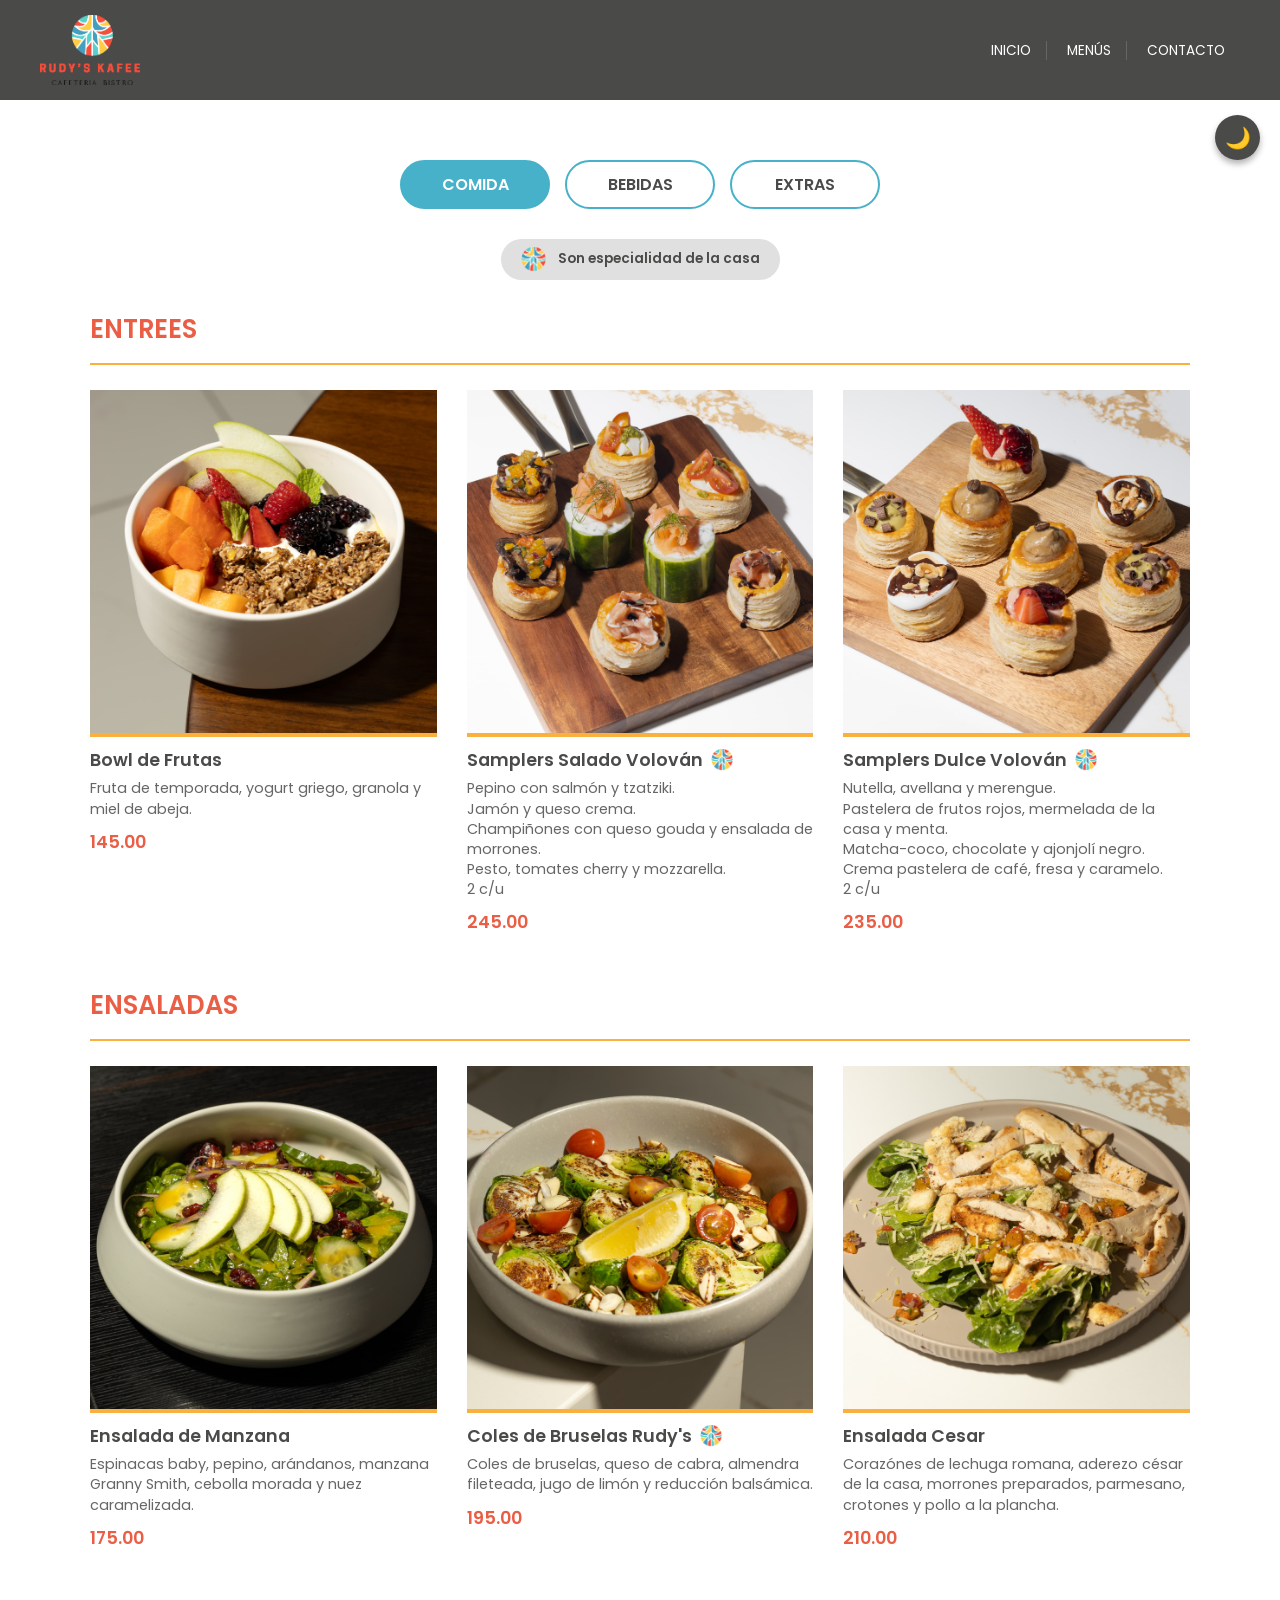
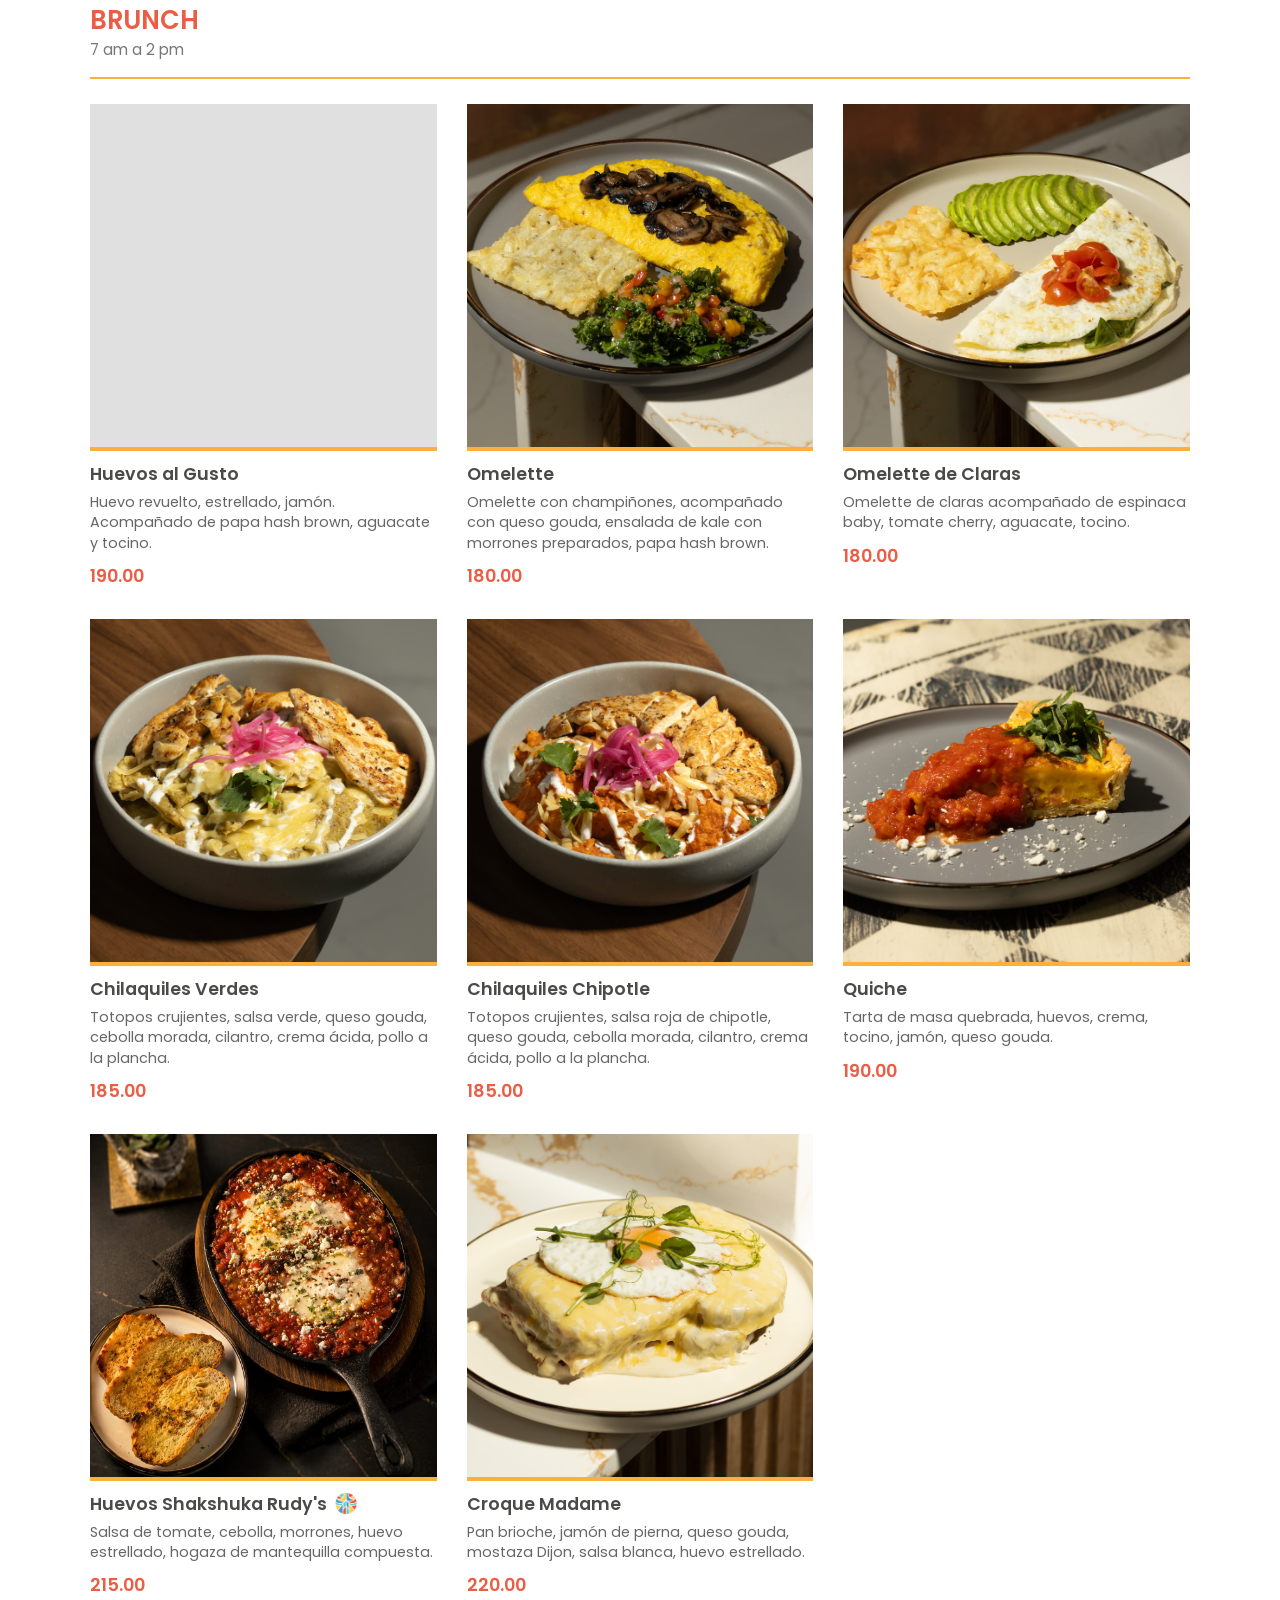
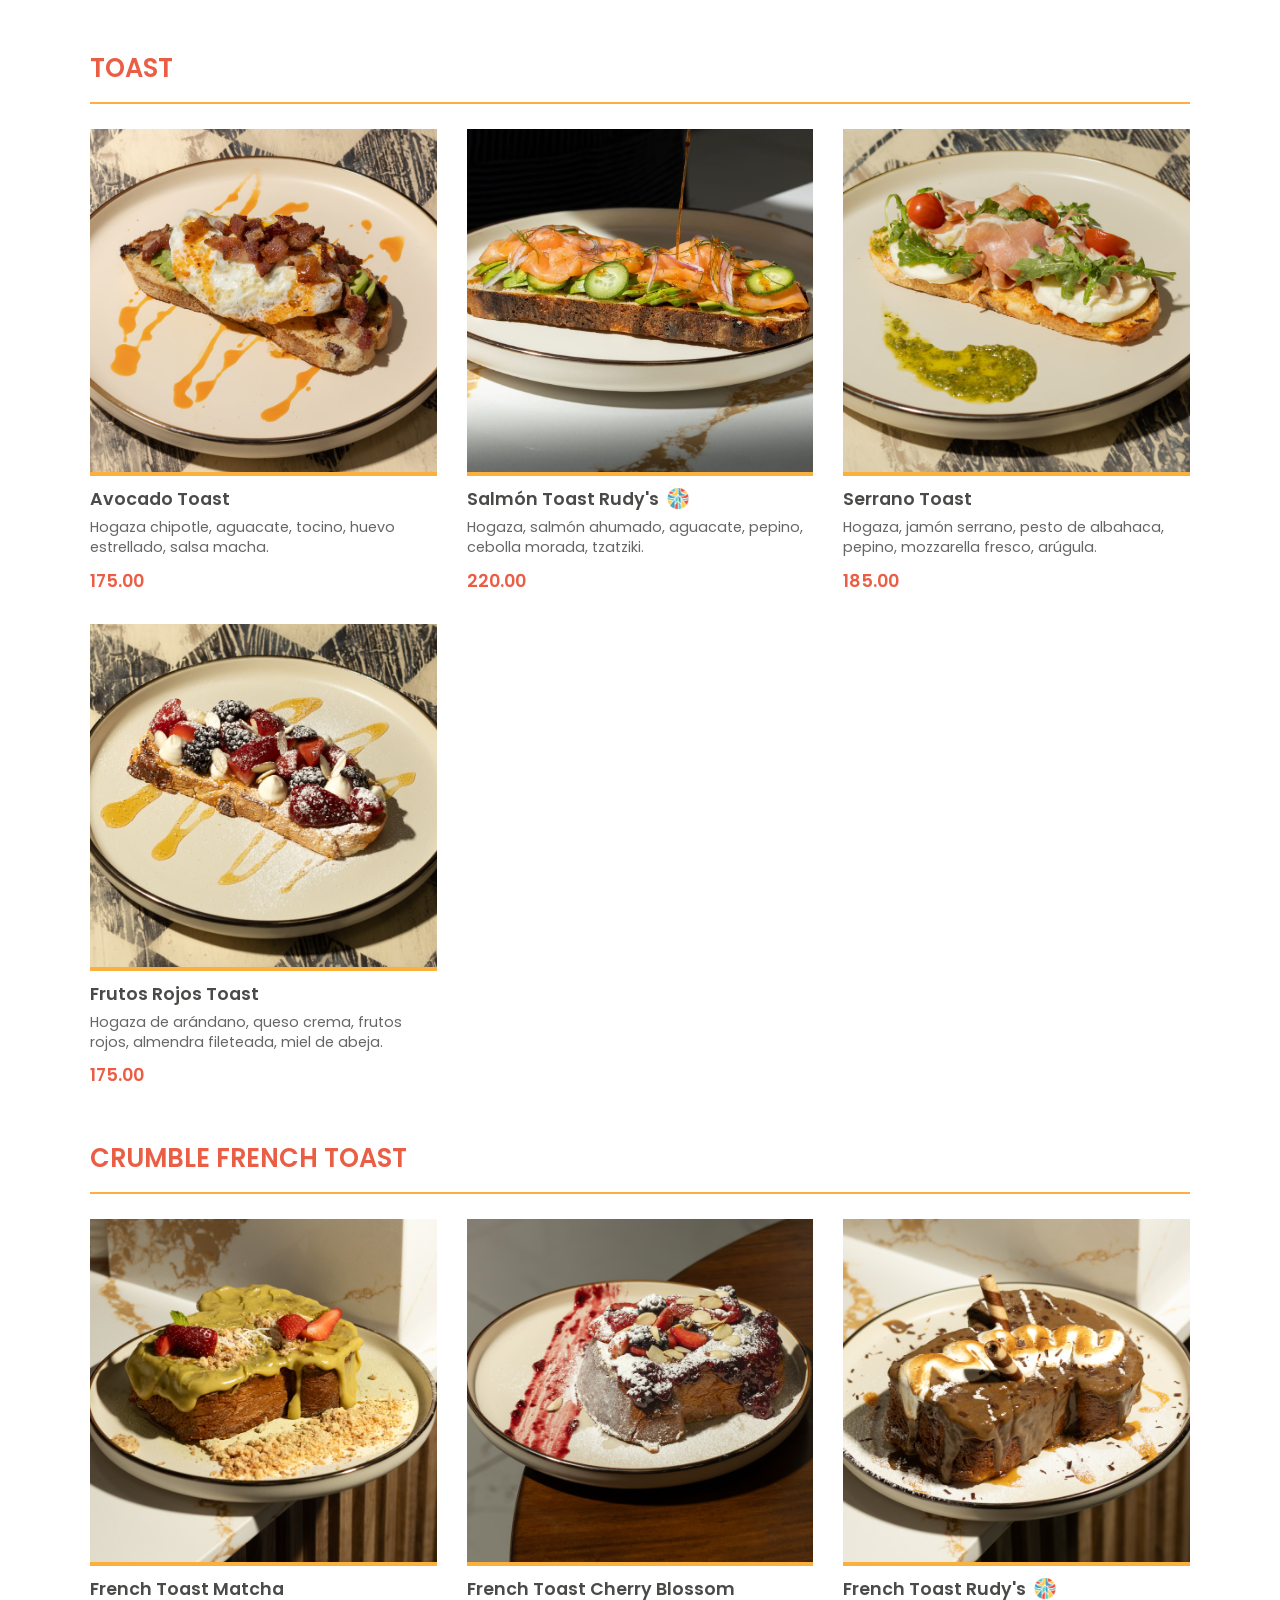
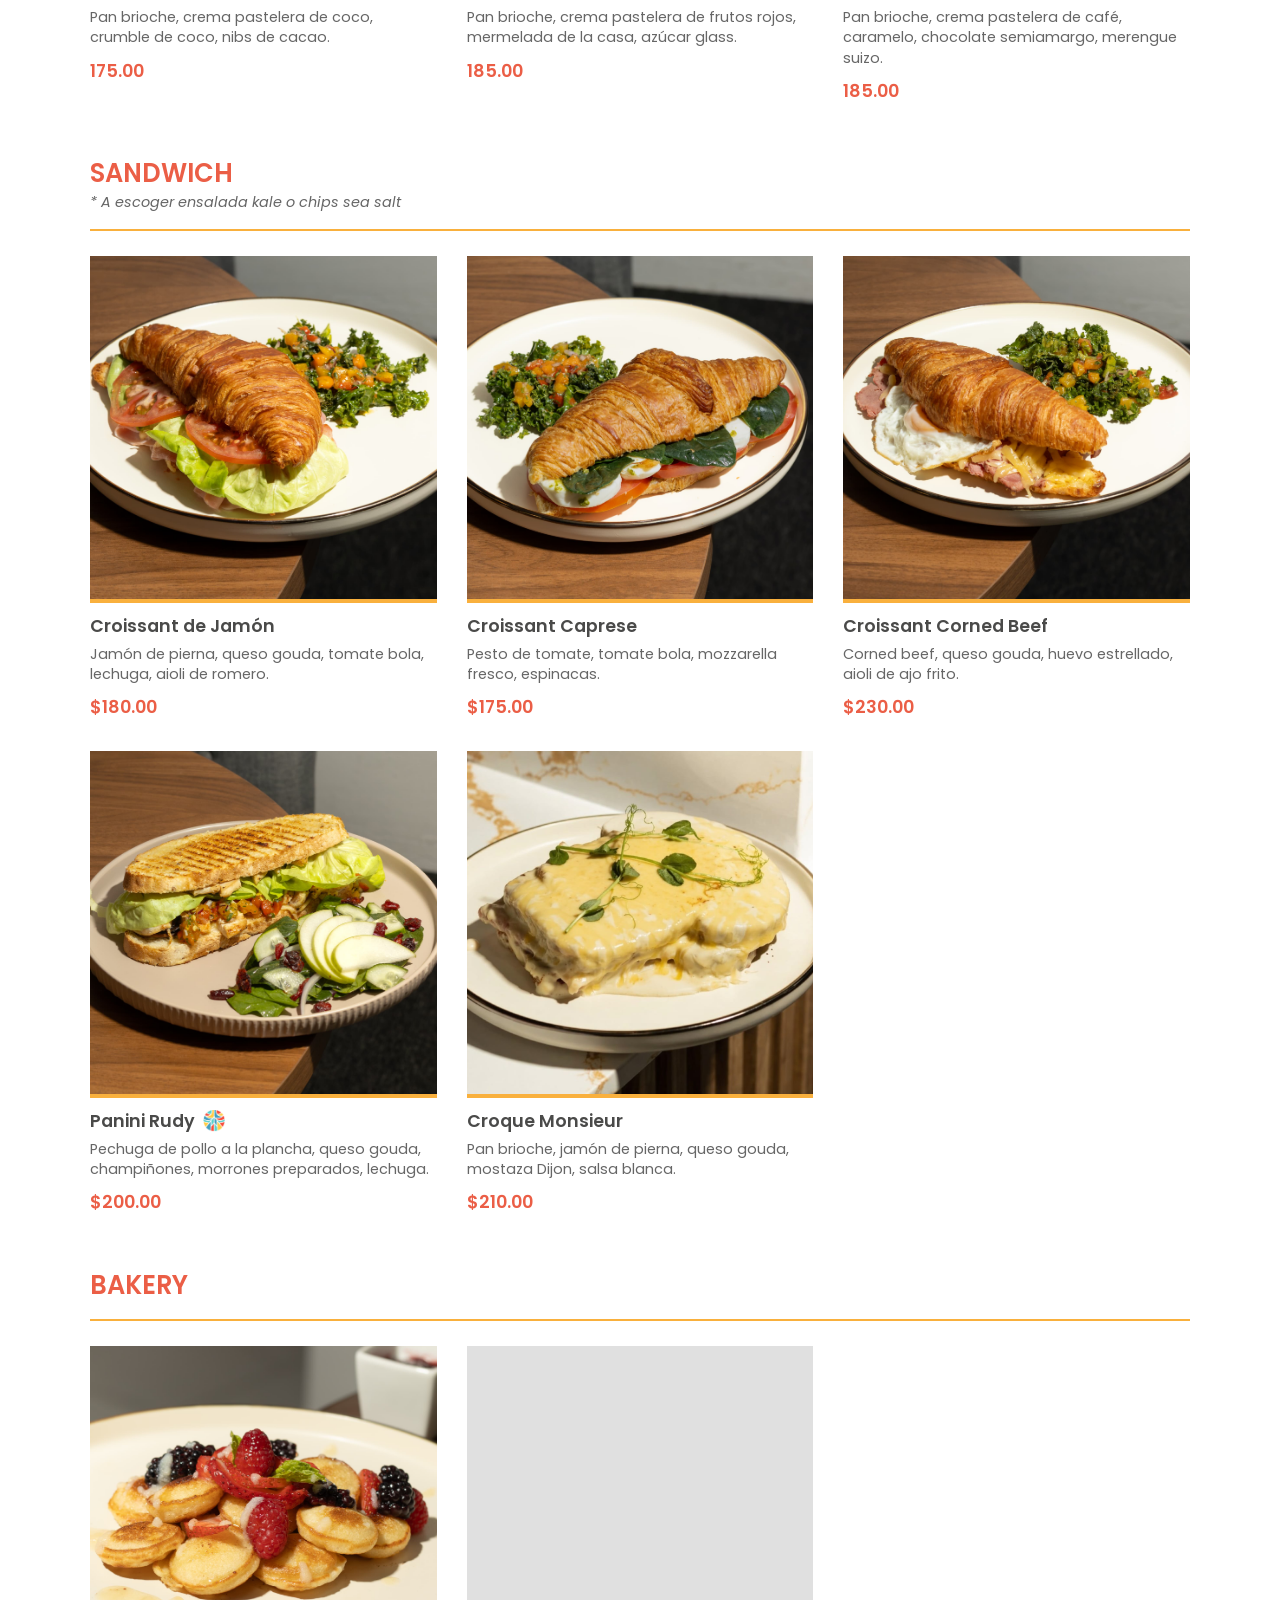
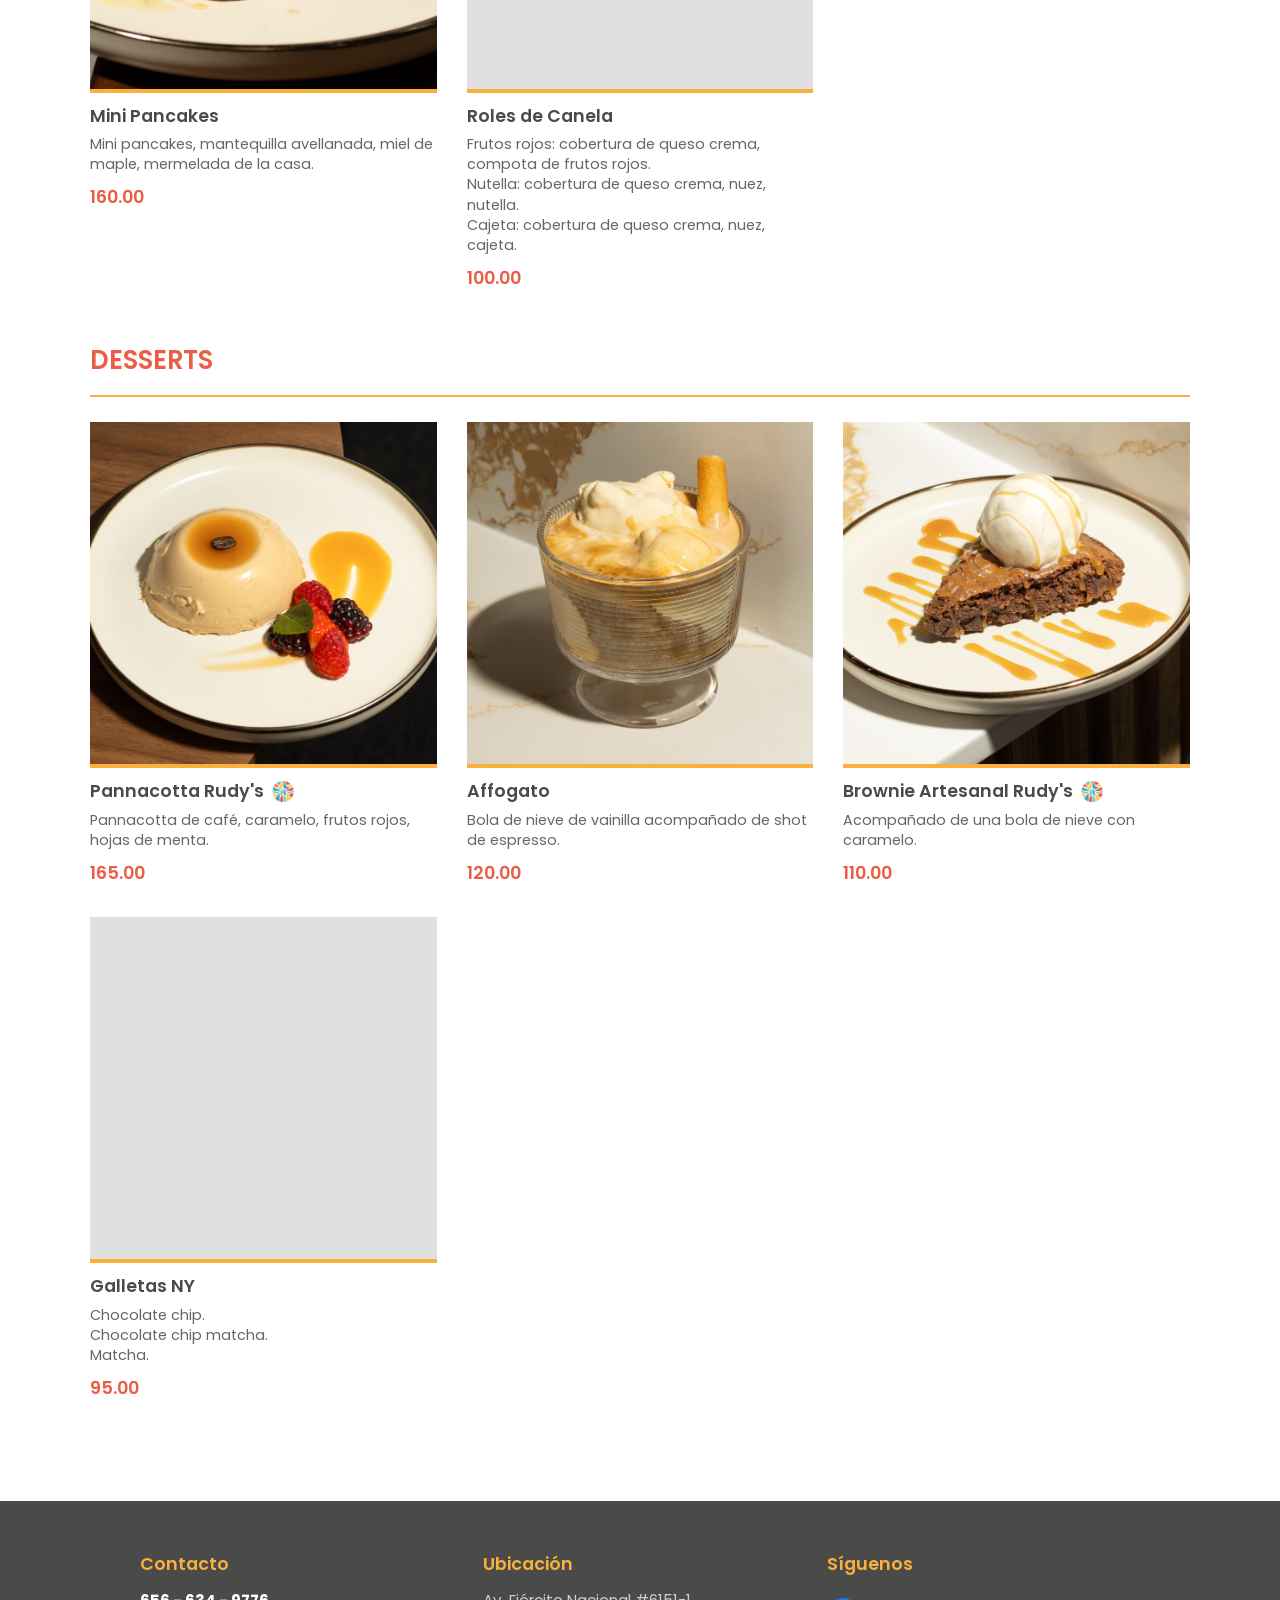
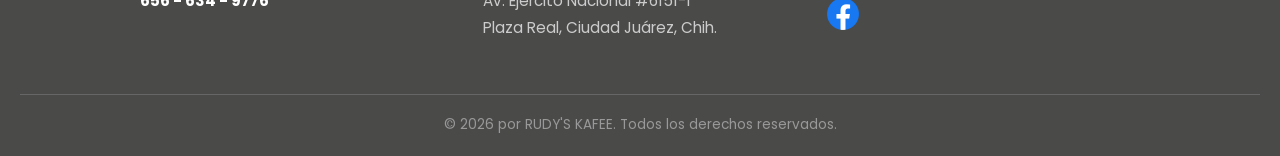
<file: index.html>
<!DOCTYPE html>
<html lang="es">
<head>
    <meta charset="UTF-8">
    <meta name="viewport" content="width=device-width, initial-scale=1.0">
    <title>Rudy's Kafee | Menú Digital</title>
    <link rel="stylesheet" href="style.css?v=13">
    <link href="https://fonts.googleapis.com/css2?family=Poppins:wght@300;400;600;700&display=swap" rel="stylesheet">
</head>
<body>

    <button id="themeToggle" class="theme-toggle" aria-label="Cambiar modo oscuro">🌙</button>

    <header class="header">
        <div class="nav-content">
            <div class="logo-area">
                <img src="LogoPNG.png" alt="Rudy's Kafee" class="logo-imagen">
            </div>

            <button class="menu-toggle" id="menuToggle">
                <span></span>
                <span></span>
                <span></span>
            </button>
            <nav class="main-nav" id="mainNav">
                <ul>
                    <li><a href="index.html">Inicio</a></li>
                    <li><a href="index.html">Menús</a></li>
                    <li><a href="contacto.html">Contacto</a></li>
                </ul>
            </nav>
        </div>
    </header>

    <main class="main-content">
        <div class="content-container">

            <div class="tabs-container">
                <button class="tab-btn active" onclick="openTab(event, 'comida')">COMIDA</button>
                <button class="tab-btn" onclick="openTab(event, 'bebidas')">BEBIDAS</button>
                <button class="tab-btn" onclick="openTab(event, 'extras')">EXTRAS</button>
            </div>
            
            <div id="comida" class="tab-content active">

            <div style="display: flex; align-items: center; justify-content: center; gap: 12px; background-color: var(--color-caja); padding: 8px 20px; border-radius: 25px; max-width: fit-content; margin: 0 auto 30px auto; transition: background-color 0.4s ease;">
                <img src="LogoSinTexto.png" alt="Especialidad Rudy's" style="width: 25px; height: 25px; object-fit: contain;">
                <span style="font-size: 0.85rem; color: var(--color-carbon); font-weight: 600; transition: color 0.4s ease;">
                    Son especialidad de la casa
                </span>
            </div>

            <h2 class="section-title">ENTREES</h2>
            <hr class="divider">
                <div class="menu-grid">
                    <div class="menu-item">
                        <div class="item-image-wrapper"><img src="entrees/BowlFrutas.jpeg" alt="Bowl de Frutas"></div>
                        <div class="item-text-wrapper"><h3 class="item-name">Bowl de Frutas</h3><p class="item-desc">Fruta de temporada, yogurt griego, granola y miel de abeja.</p><span class="item-price">145.00</span></div>
                    </div>
                   <div class="menu-item">
                        <div class="item-image-wrapper"><img src="entrees/Rollitos.jpeg" alt="Samplers Salé Volován"></div> 
                        <div class="item-text-wrapper">
                            <h3 class="item-name" style="display: flex; align-items: center; gap: 8px;">
                                Samplers Salado Volován
                                <img src="LogoSinTexto.png" alt="Especialidad" style="width: 22px; height: 22px; object-fit: contain;" title="Especialidad de la casa">
                            </h3>
                            <p class="item-desc">Pepino con salmón y tzatziki. <br> Jamón y queso crema. <br> Champiñones con queso gouda y ensalada de morrones. <br> Pesto, tomates cherry y mozzarella. <br> 2 c/u </p>
                            <span class="item-price">245.00</span>
                        </div>
                    </div>
                    
                    <div class="menu-item">
                        <div class="item-image-wrapper"><img src="entrees/RollitoDulce.jpeg" alt="Samplers Sucré Volován"></div>
                        <div class="item-text-wrapper">
                            <h3 class="item-name" style="display: flex; align-items: center; gap: 8px;">
                                Samplers Dulce Volován
                                <img src="LogoSinTexto.png" alt="Especialidad" style="width: 22px; height: 22px; object-fit: contain;" title="Especialidad de la casa">
                            </h3>
                            <p class="item-desc">Nutella, avellana y merengue. <br> Pastelera de frutos rojos, mermelada de la casa y menta. <br> Matcha-coco, chocolate y ajonjolí negro. <br> Crema pastelera de café, fresa y caramelo.<br> 2 c/u </p>
                            <span class="item-price">235.00</span>
                        </div>
                    </div>
                </div>
                
                <div class="category-spacing"></div>

                <h2 class="section-title">ENSALADAS</h2>
                <hr class="divider">
                <div class="menu-grid">
                    <div class="menu-item">
                        <div class="item-image-wrapper"><img src="ensaladas/EnsaladaManzana.jpeg" alt="Ensalada de Manzana"></div>
                        <div class="item-text-wrapper"><h3 class="item-name">Ensalada de Manzana</h3><p class="item-desc">Espinacas baby, pepino, arándanos, manzana Granny Smith, cebolla morada y nuez caramelizada.</p><span class="item-price">175.00</span></div>
                    </div>
                    <div class="menu-item">
                        <div class="item-image-wrapper"><img src="ensaladas/EnsaladaCol.jpeg" alt="Choux de Bruxelles"></div>
                        <div class="item-text-wrapper">
                            <h3 class="item-name" style="display: flex; align-items: center; gap: 8px;">
                                Coles de Bruselas Rudy's
                                <img src="LogoSinTexto.png" alt="Especialidad" style="width: 22px; height: 22px; object-fit: contain;" title="Especialidad de la casa">
                            </h3>
                            <p class="item-desc">Coles de bruselas, queso de cabra, almendra fileteada, jugo de limón y reducción balsámica.</p>
                            <span class="item-price">195.00</span>
                        </div>
                    </div>
                    <div class="menu-item">
                        <div class="item-image-wrapper"><img src="ensaladas/EnsaladaPollo.jpeg" alt="Ensalada Cesar"></div>
                        <div class="item-text-wrapper"><h3 class="item-name">Ensalada Cesar</h3><p class="item-desc">Corazónes de lechuga romana, aderezo césar de la casa, morrones preparados, parmesano, crotones y pollo a la plancha.</p><span class="item-price">210.00</span></div>
                    </div>
                </div>
                
                <div class="category-spacing"></div>

                <h2 class="section-title">BRUNCH</h2>
                <p style="color: #777; font-size: 0.95rem; margin-top: -5px; margin-bottom: 10px;">7 am a 2 pm</p>
                <hr class="divider">
                <div class="menu-grid">
                    <div class="menu-item">
                        <div class="item-image-wrapper">
                            <div class="mini-carrusel">
                                <img src="huevos/EstrelladoTocino.jpeg" alt="Eggs Le Gout" class="slide-0">
                                <img src="huevos/PapaRalladaTocino.jpeg" alt="Eggs Le Gout" class="slide-1">
                                <img src="huevos/RevueltoConTocino.jpeg" alt="Eggs Le Gout" class="slide-2">
                            </div>
                        </div>
                        <div class="item-text-wrapper"><h3 class="item-name">Huevos al Gusto</h3><p class="item-desc">Huevo revuelto, estrellado, jamón. <br> Acompañado de papa hash brown, aguacate y tocino.</p><span class="item-price">190.00</span></div>
                    </div>
                    <div class="menu-item">
                        <div class="item-image-wrapper"><img src="brunch/OmeletteChampinon.jpeg" alt="Omelette"></div>
                        <div class="item-text-wrapper"><h3 class="item-name">Omelette</h3><p class="item-desc">Omelette con champiñones, acompañado con queso gouda, ensalada de kale con morrones preparados, papa hash brown.</p><span class="item-price">180.00</span></div>
                    </div>
                    <div class="menu-item">
                        <div class="item-image-wrapper"><img src="brunch/OmeletteClaras.jpeg" alt="Omelette Claras"></div>
                        <div class="item-text-wrapper"><h3 class="item-name">Omelette de Claras</h3><p class="item-desc">Omelette de claras acompañado de espinaca baby, tomate cherry, aguacate, tocino.</p><span class="item-price">180.00</span></div>
                    </div>
                    <div class="menu-item">
                        <div class="item-image-wrapper"><img src="brunch/ChilaquilesPollo.jpeg" alt="Chilaquiles Verts"></div>
                        <div class="item-text-wrapper"><h3 class="item-name">Chilaquiles Verdes</h3><p class="item-desc">Totopos crujientes, salsa verde, queso gouda, cebolla morada, cilantro, crema ácida, pollo a la plancha.</p><span class="item-price">185.00</span></div>
                    </div>
                    <div class="menu-item">
                        <div class="item-image-wrapper"><img src="brunch/ChilaquilesPolloRojos.jpeg" alt="Chilaquiles Rouges"></div>
                        <div class="item-text-wrapper"><h3 class="item-name">Chilaquiles Chipotle</h3><p class="item-desc">Totopos crujientes, salsa roja de chipotle, queso gouda, cebolla morada, cilantro, crema ácida, pollo a la plancha.</p><span class="item-price">185.00</span></div>
                    </div>
                    <div class="menu-item">
                        <div class="item-image-wrapper"><img src="brunch/Quiche.jpg" alt="Quiche"></div>
                        <div class="item-text-wrapper"><h3 class="item-name">Quiche</h3><p class="item-desc">Tarta de masa quebrada, huevos, crema, tocino, jamón, queso gouda.</p><span class="item-price">190.00</span></div>
                    </div>
                    <div class="menu-item">
                        <div class="item-image-wrapper"><img src="brunch/HuevosShak.jpeg" alt="Huevos Rudys"></div>
                        <div class="item-text-wrapper"><h3 class="item-name" style="display: flex; align-items: center; gap: 8px;">Huevos Shakshuka Rudy's <img src="LogoSinTexto.png" alt="Especialidad" style="width: 22px; height: 22px; object-fit: contain;" title="Especialidad de la casa"></h3><p class="item-desc">Salsa de tomate, cebolla, morrones, huevo estrellado, hogaza de mantequilla compuesta.</p><span class="item-price">215.00</span></div>
                    </div>
                    <div class="menu-item">
                        <div class="item-image-wrapper"><img src="brunch/PanHuevo.jpeg" alt="Croque Madame"></div>
                        <div class="item-text-wrapper"><h3 class="item-name">Croque Madame</h3><p class="item-desc">Pan brioche, jamón de pierna, queso gouda, mostaza Dijon, salsa blanca, huevo estrellado.</p><span class="item-price">220.00</span></div>
                    </div>
                    
                </div>
                
                <div class="category-spacing"></div>

                <h2 class="section-title">TOAST</h2>
                <hr class="divider">
                <div class="menu-grid">
                    <div class="menu-item">
                        <div class="item-image-wrapper"><img src="toast/ToastHuevo.jpeg" alt="Avocat Toast"></div>
                        <div class="item-text-wrapper"><h3 class="item-name">Avocado Toast</h3><p class="item-desc">Hogaza chipotle, aguacate, tocino, huevo estrellado, salsa macha.</p><span class="item-price">175.00</span></div>
                    </div>
                    <div class="menu-item">
                        <div class="item-image-wrapper"><img src="toast/SaumonToast.jpg" alt="Saumon Toast"></div>
                        <div class="item-text-wrapper"><h3 class="item-name" style="display: flex; align-items: center; gap: 8px;">Salmón Toast Rudy's <img src="LogoSinTexto.png" alt="Especialidad" style="width: 22px; height: 22px; object-fit: contain;" title="Especialidad de la casa"></h3><p class="item-desc">Hogaza, salmón ahumado, aguacate, pepino, cebolla morada, tzatziki.</p><span class="item-price">220.00</span></div>
                    </div>
                    <div class="menu-item">
                        <div class="item-image-wrapper"><img src="toast/ToastSerrano.jpeg" alt="Serrano Toast"></div>
                        <div class="item-text-wrapper"><h3 class="item-name">Serrano Toast</h3><p class="item-desc">Hogaza, jamón serrano, pesto de albahaca, pepino, mozzarella fresco, arúgula.</p><span class="item-price">185.00</span></div>
                    </div>
                    <div class="menu-item">
                        <div class="item-image-wrapper"><img src="french/ToastRojos.jpeg" alt="Fruits Rouges Toast"></div>
                        <div class="item-text-wrapper"><h3 class="item-name">Frutos Rojos Toast</h3><p class="item-desc">Hogaza de arándano, queso crema, frutos rojos, almendra fileteada, miel de abeja.</p><span class="item-price">175.00</span></div>
                    </div>
                </div>
                
                <div class="category-spacing"></div>

                <h2 class="section-title">CRUMBLE FRENCH TOAST</h2>
                <hr class="divider">
                <div class="menu-grid">
                    <div class="menu-item">
                        <div class="item-image-wrapper"><img src="french/FrenchMatcha.jpeg" alt="French Toast Matcha"></div>
                        <div class="item-text-wrapper"><h3 class="item-name">French Toast Matcha</h3><p class="item-desc">Pan brioche, crema pastelera de coco, crumble de coco, nibs de cacao.</p><span class="item-price">175.00</span></div>
                    </div>
                    <div class="menu-item">
                        <div class="item-image-wrapper"><img src="french/FrenchCherry.jpeg" alt="French Toast Cherry Blossom"></div>
                        <div class="item-text-wrapper"><h3 class="item-name">French Toast Cherry Blossom</h3><p class="item-desc">Pan brioche, crema pastelera de frutos rojos, mermelada de la casa, azúcar glass.</p><span class="item-price">185.00</span></div>
                    </div>
                    <div class="menu-item">
                        <div class="item-image-wrapper"><img src="french/FrenchRudys.jpeg" alt="French Toast Rudy's"></div>
                        <div class="item-text-wrapper"><h3 class="item-name" style="display: flex; align-items: center; gap: 8px;">French Toast Rudy's <img src="LogoSinTexto.png" alt="Especialidad" style="width: 22px; height: 22px; object-fit: contain;" title="Especialidad de la casa"></h3><p class="item-desc">Pan brioche, crema pastelera de café, caramelo, chocolate semiamargo, merengue suizo.</p><span class="item-price">185.00</span></div>
                    </div>
                </div>
                
                <div class="category-spacing"></div>

               <h2 class="section-title">SANDWICH</h2>
                <p style="color: var(--color-desc); font-size: 0.9rem; margin-top: -5px; margin-bottom: 10px; font-style: italic;">* A escoger ensalada kale o chips sea salt</p>
                <hr class="divider">
                <div class="menu-grid">
                    <div class="menu-item">
                        <div class="item-image-wrapper"><img src="sandwich/CuernitoJamon.jpeg" alt="Croissant de Jamon"></div>
                        <div class="item-text-wrapper"><h3 class="item-name">Croissant de Jamón</h3><p class="item-desc">Jamón de pierna, queso gouda, tomate bola, lechuga, aioli de romero.</p><span class="item-price">$180.00</span></div>
                    </div>
                    <div class="menu-item">
                        <div class="item-image-wrapper"><img src="sandwich/CuernitoEspinaca.jpeg" alt="Croissant Campresse"></div>
                        <div class="item-text-wrapper"><h3 class="item-name">Croissant Caprese</h3><p class="item-desc">Pesto de tomate, tomate bola, mozzarella fresco, espinacas.</p><span class="item-price">$175.00</span></div>
                    </div>
                    <div class="menu-item">
                        <div class="item-image-wrapper"><img src="sandwich/CuernitoHuevoEstrellado.jpeg" alt="Croissant Corned Beef"></div>
                        <div class="item-text-wrapper"><h3 class="item-name">Croissant Corned Beef</h3><p class="item-desc">Corned beef, queso gouda, huevo estrellado, aioli de ajo frito.</p><span class="item-price">$230.00</span></div>
                    </div>
                    <div class="menu-item">
                        <div class="item-image-wrapper"><img src="sandwich/SandwichPollo.jpeg" alt="Panini Rudy"></div>
                        <div class="item-text-wrapper"><h3 class="item-name" style="display: flex; align-items: center; gap: 8px;">Panini Rudy <img src="LogoSinTexto.png" alt="Especialidad" style="width: 22px; height: 22px; object-fit: contain;" title="Especialidad de la casa"></h3><p class="item-desc">Pechuga de pollo a la plancha, queso gouda, champiñones, morrones preparados, lechuga.</p><span class="item-price">$200.00</span></div>
                    </div>
                     <div class="menu-item">
                        <div class="item-image-wrapper"><img src="sandwich/CroqueMonsieur.jpeg" alt="Croque Monsieur"></div>
                        <div class="item-text-wrapper"><h3 class="item-name">Croque Monsieur</h3><p class="item-desc">Pan brioche, jamón de pierna, queso gouda, mostaza Dijon, salsa blanca.</p><span class="item-price">$210.00</span></div>
                    </div>
                </div>
                
                <div class="category-spacing"></div>

                <h2 class="section-title">BAKERY</h2>
                <hr class="divider">
                <div class="menu-grid">
                    <div class="menu-item">
                        <div class="item-image-wrapper"><img src="pan/MiniPancakes.jpeg" alt="Pancakes Rudy's"></div>
                        <div class="item-text-wrapper"><h3 class="item-name">Mini Pancakes</h3><p class="item-desc">Mini pancakes, mantequilla avellanada, miel de maple, mermelada de la casa.</p><span class="item-price">160.00</span></div>
                    </div>
                    <div class="menu-item">
                        <div class="item-image-wrapper">
                            <div class="mini-carrusel">
                                <img src="roles/RolCajeta.jpeg" alt="Roles de Canela" class="slide-0">
                                <img src="roles/RolRojos.jpeg" alt="Roles de Canela" class="slide-1">
                                <img src="roles/RolNutella.jpeg" alt="Roles de Canela" class="slide-2">
                            </div>
                        </div>
                        <div class="item-text-wrapper"><h3 class="item-name">Roles de Canela</h3><p class="item-desc">Frutos rojos: cobertura de queso crema, compota de frutos rojos. <br> Nutella: cobertura de queso crema, nuez, nutella. <br> Cajeta: cobertura de queso crema, nuez, cajeta.</p><span class="item-price">100.00</span></div>
                    </div>
                </div>
                
                <div class="category-spacing"></div>

                <h2 class="section-title">DESSERTS</h2>
                <hr class="divider">
                <div class="menu-grid">
                    <div class="menu-item">
                        <div class="item-image-wrapper"><img src="postres/Pannacotta.jpeg" alt="Pannacotta"></div>
                        <div class="item-text-wrapper"><h3 class="item-name" style="display: flex; align-items: center; gap: 8px;">Pannacotta Rudy's <img src="LogoSinTexto.png" alt="Especialidad" style="width: 22px; height: 22px; object-fit: contain;" title="Especialidad de la casa"></h3><p class="item-desc">Pannacotta de café, caramelo, frutos rojos, hojas de menta.</p><span class="item-price">165.00</span></div>
                   </div>
                    <div class="menu-item">
                        <div class="item-image-wrapper"><img src="postres/Afogatto.jpeg" alt="Afogatto"></div>
                        <div class="item-text-wrapper"><h3 class="item-name">Affogato</h3><p class="item-desc">Bola de nieve de vainilla acompañado de shot de espresso.</p><span class="item-price">120.00</span></div>
                    </div>
                    <div class="menu-item">
                        <div class="item-image-wrapper"><img src="postres/Brownie.jpeg" alt="Brownie"></div>
                        <div class="item-text-wrapper"><h3 class="item-name" style="display: flex; align-items: center; gap: 8px;">Brownie Artesanal Rudy's <img src="LogoSinTexto.png" alt="Especialidad" style="width: 22px; height: 22px; object-fit: contain;" title="Especialidad de la casa"></h3><p class="item-desc">Acompañado de una bola de nieve con caramelo.</p><span class="item-price">110.00</span></div>
                    </div>
                    <div class="menu-item">
                        <div class="item-image-wrapper">
                            <div class="mini-carrusel">
                                <img src="galletas/ChocoChip.jpeg" alt="Galletas" class="slide-0">
                                <img src="galletas/ChocoMatcha.jpeg" alt="Galletas" class="slide-1">
                                <img src="galletas/GalletaMatcha.jpeg" alt="Galletas" class="slide-2">
                            </div>
                        </div>
                        <div class="item-text-wrapper"><h3 class="item-name">Galletas NY</h3><p class="item-desc">Chocolate chip. <br> Chocolate chip matcha. <br> Matcha.</p><span class="item-price">95.00</span></div>
                    </div>
                </div>

            </div> <div id="bebidas" class="tab-content">
                
                <h2 class="section-title">HOT DRINKS</h2>
                <hr class="divider">

                <div class="menu-grid">
                    <div class="menu-item">
                        <div class="item-image-wrapper"><img src="calientes/Capuchino.jpeg" alt="Capuchino"></div>
                        <div class="item-text-wrapper">
                            <h3 class="item-name">Capuchino</h3>
                            <span class="item-price" style="display: block; font-size: 0.9rem;">11 OZ: 82.00</span>
                            <span class="item-price" style="display: block; font-size: 0.9rem;">16 OZ: 93.00</span>
                        </div>
                    </div>
                    <div class="menu-item">
                        <div class="item-image-wrapper"><img src="calientes/Chocolate.jpeg" alt="Chocolate"></div>
                        <div class="item-text-wrapper">
                            <h3 class="item-name">Chocolate</h3>
                            <span class="item-price" style="display: block; font-size: 0.9rem;">11 OZ: 82.00</span>
                            <span class="item-price" style="display: block; font-size: 0.9rem;">16 OZ: 93.00</span>
                        </div>
                    </div>
                    
                    <div class="menu-item">
                        <div class="item-image-wrapper"><img src="calientes/Americano.jpeg" alt="Americano"></div>
                        <div class="item-text-wrapper">
                            <h3 class="item-name">Americano</h3>
                            <span class="item-price" style="display: block; font-size: 0.9rem;">11 OZ: 76.00</span>
                            <span class="item-price" style="display: block; font-size: 0.9rem;">16 OZ: 87.00</span>
                        </div>
                    </div>
                    <div class="menu-item">
                        <div class="item-image-wrapper"><img src="calientes/Espresso.jpeg" alt="Espresso"></div>
                        <div class="item-text-wrapper">
                            <h3 class="item-name">Espresso</h3>
                            <span class="item-price" style="display: block; font-size: 0.9rem;">75.00</span>
                            <span class="item-price" style="display: block; font-size: 0.9rem;">Acompañado de agua mineral</span>
                        </div>
                    </div>
                </div>

                <div class="category-spacing"></div>

                <h3 class="sub-section-title">Lattes</h3>
                <div class="menu-grid">
                    <div class="menu-item">
                        <div class="item-image-wrapper"><img src="calientes/Latte.jpeg" alt="Latte"></div>
                        <div class="item-text-wrapper">
                            <h3 class="item-name">Latte</h3>
                            <span class="item-price" style="display: block; font-size: 0.9rem;">11 OZ: 82.00</span>
                            <span class="item-price" style="display: block; font-size: 0.9rem;">16 OZ: 93.00</span>
                        </div>
                    <div class="menu-item">
                        <div class="item-image-wrapper"><img src="calientes/LatteVainilla.jpeg" alt="Latte Vainilla"></div>
                        <div class="item-text-wrapper">
                            <h3 class="item-name">Latte Vainilla</h3>
                            <span class="item-price" style="display: block; font-size: 0.9rem;">11 OZ: 82.00</span>
                            <span class="item-price" style="display: block; font-size: 0.9rem;">16 OZ: 93.00</span>
                        </div>
                    </div>
                    </div>
                    <div class="menu-item">
                        <div class="item-image-wrapper"><img src="calientes/LatteCaramelo.jpeg" alt="Latte Caramelo"></div>
                        <div class="item-text-wrapper">
                            <h3 class="item-name">Latte Caramelo</h3>
                            <span class="item-price" style="display: block; font-size: 0.9rem;">11 OZ: 82.00</span>
                            <span class="item-price" style="display: block; font-size: 0.9rem;">16 OZ: 93.00</span>
                        </div>
                    </div>
                    <div class="menu-item">
                        <div class="item-image-wrapper"><img src="calientes/LatteAvellana.jpeg" alt="Latte Avellana"></div>
                        <div class="item-text-wrapper">
                            <h3 class="item-name">Latte Avellana</h3>
                            <span class="item-price" style="display: block; font-size: 0.9rem;">11 OZ: 82.00</span>
                            <span class="item-price" style="display: block; font-size: 0.9rem;">16 OZ: 93.00</span>
                        </div>
                    </div>
                </div>

                <h3 class="sub-section-title">Mochas</h3>
                <div class="menu-grid">
                    <div class="menu-item">
                        <div class="item-image-wrapper"><img src="calientes/MochaOscuro.jpeg" alt="Mocha Oscuro"></div>
                        <div class="item-text-wrapper">
                            <h3 class="item-name">Mocha Oscuro</h3>
                            <span class="item-price" style="display: block; font-size: 0.9rem;">11 OZ: 82.00</span>
                            <span class="item-price" style="display: block; font-size: 0.9rem;">16 OZ: 93.00</span>
                        </div>
                    </div>
                    <div class="menu-item">
                        <div class="item-image-wrapper"><img src="calientes/MochaBlanco.jpeg" alt="Mocha Blanco"></div>
                        <div class="item-text-wrapper">
                            <h3 class="item-name">Mocha Blanco</h3>
                            <span class="item-price" style="display: block; font-size: 0.9rem;">11 OZ: 82.00</span>
                            <span class="item-price" style="display: block; font-size: 0.9rem;">16 OZ: 93.00</span>
                        </div>
                    </div>
                </div>

                <div class="category-spacing"></div>
                <h2 class="section-title">COLD DRINKS</h2>
                <hr class="divider">

                <h3 class="sub-section-title">Frappes</h3>
                <div class="menu-grid">
                    <div class="menu-item"><div class="item-image-wrapper"><img src="frias/FrappeClasico.jpeg" alt="Frappe Clasico"></div><div class="item-text-wrapper"><h3 class="item-name">Frappe Clasico</h3><span class="item-price">103.00</span></div></div>
                    <div class="menu-item"><div class="item-image-wrapper"><img src="frias/FrappeVainilla.jpeg" alt="Frappe Vainilla"></div><div class="item-text-wrapper"><h3 class="item-name">Frappe Vainilla</h3><span class="item-price">103.00</span></div></div>
                    <div class="menu-item"><div class="item-image-wrapper"><img src="frias/FrappeOreo.jpeg" alt="Frappe Oreo"></div><div class="item-text-wrapper"><h3 class="item-name">Frappe Oreo</h3><span class="item-price">103.00</span></div></div>
                    <div class="menu-item"><div class="item-image-wrapper"><img src="frias/FrappeMochaOscuro.jpeg" alt="Frappe Mocha Oscuro"></div><div class="item-text-wrapper"><h3 class="item-name">Frappe Mocha Oscuro</h3><span class="item-price">103.00</span></div></div>
                    <div class="menu-item"><div class="item-image-wrapper"><img src="frias/FrappeMochaBlanco.jpeg" alt="Frappe Mocha Blanco"></div><div class="item-text-wrapper"><h3 class="item-name">Frappe Mocha Blanco</h3><span class="item-price">103.00</span></div></div>
                    <div class="menu-item"><div class="item-image-wrapper"><img src="frias/FrappeMazapan.jpeg" alt="Frappe Mazapan"></div><div class="item-text-wrapper"><h3 class="item-name">Frappe Mazapan</h3><span class="item-price">103.00</span></div></div>
                    <div class="menu-item"><div class="item-image-wrapper"><img src="frias/FrappeCaramelo.jpeg" alt="Frappe Caramelo"></div><div class="item-text-wrapper"><h3 class="item-name">Frappe Caramelo</h3><span class="item-price">103.00</span></div></div>
                    <div class="menu-item"><div class="item-image-wrapper"><img src="frias/FrappeAvellana.jpeg" alt="Frappe Avellana"></div><div class="item-text-wrapper"><h3 class="item-name">Frappe Avellana</h3><span class="item-price">103.00</span></div></div>
                </div>

               <h3 class="sub-section-title">Lattes</h3>
                <div class="menu-grid">
                    <div class="menu-item">
                        <div class="item-image-wrapper"><img src="frias/LatteClasico.jpeg" alt="Latte Frio Regular"></div>
                        <div class="item-text-wrapper"><h3 class="item-name">Latte Frio Regular</h3><span class="item-price">82.00</span></div>
                    </div>
                    <div class="menu-item">
                        <div class="item-image-wrapper"><img src="frias/LatteFrioVainilla.jpeg" alt="Latte Frio Vainilla"></div>
                        <div class="item-text-wrapper"><h3 class="item-name">Latte Frio Vainilla</h3><span class="item-price">87.00</span></div>
                    </div>
                    <div class="menu-item">
                        <div class="item-image-wrapper"><img src="frias/LatteFrioAvellana.jpeg" alt="Latte Frio Avellana"></div>
                        <div class="item-text-wrapper"><h3 class="item-name">Latte Frio Avellana</h3><span class="item-price">87.00</span></div>
                    </div>
                    <div class="menu-item">
                        <div class="item-image-wrapper"><img src="frias/LatteCaramelo.jpeg" alt="Latte Frio Caramelo"></div>
                        <div class="item-text-wrapper"><h3 class="item-name">Latte Frio Caramelo</h3><span class="item-price">87.00</span></div>
                    </div>
                    <div class="menu-item">
                        <div class="item-image-wrapper"><img src="frias/LatteBlanco.jpeg" alt="Latte Frio Mocha Blanco"></div>
                        <div class="item-text-wrapper"><h3 class="item-name">Latte Frio Mocha Blanco</h3><span class="item-price">87.00</span></div>
                    </div>
                    <div class="menu-item">
                        <div class="item-image-wrapper"><img src="frias/LatteOscuro.jpeg" alt="Latte Frio Mocha Oscuro"></div>
                        <div class="item-text-wrapper"><h3 class="item-name">Latte Frio Mocha Oscuro</h3><span class="item-price">87.00</span></div>
                    </div>
                </div>

               <div class="category-spacing"></div>
                <h2 class="section-title">NON-COFFEE</h2>
                <hr class="divider">

                <div class="menu-grid">
                    <div class="menu-item">
                        <div class="item-image-wrapper"><img src="frias/FresaMora.jpeg" alt="Refresher Berry Garden"></div>
                        <div class="item-text-wrapper"><h3 class="item-name">Refresher Berry Garden</h3><span class="item-price">87.00</span></div>
                    </div>
                    <div class="menu-item">
                        <div class="item-image-wrapper"><img src="frias/CerezaMora.jpeg" alt="Refresher Cherry Blackberry"></div>
                        <div class="item-text-wrapper"><h3 class="item-name">Refresher Cherry Blackberry</h3><span class="item-price">87.00</span></div>
                    </div>
                    <div class="menu-item">
                        <div class="item-image-wrapper"><img src="frias/Mango.jpeg" alt="Refresher Mango Peach"></div>
                        <div class="item-text-wrapper"><h3 class="item-name">Refresher Mango Peach</h3><span class="item-price">87.00</span></div>
                    </div>
                    <div class="menu-item">
                        <div class="item-image-wrapper"><img src="frias/LimonadaFresa.jpeg" alt="Limonada Mineral de Fresa"></div>
                        <div class="item-text-wrapper"><h3 class="item-name">Limonada Mineral de Fresa</h3><span class="item-price">82.00</span></div>
                    </div>
                    <div class="menu-item">
                        <div class="item-image-wrapper"><img src="frias/Naranjada.jpeg" alt="Jugo de Naranja"></div>
                        <div class="item-text-wrapper"><h3 class="item-name">Jugo de Naranja</h3><span class="item-price">97.00</span></div>
                    </div>
                    <div class="menu-item">
                        <div class="item-image-wrapper"><img src="frias/CocaCola.jpeg" alt="CocaCola"></div>
                        <div class="item-text-wrapper"><h3 class="item-name">Coca Cola 235 ml</h3><span class="item-price">49.00</span></div>
                    </div>
                 </div>

                 <div class="category-spacing"></div>

                <h3 class="sub-section-title">Tizanas</h3>
                <div class="menu-grid">
                    <div class="menu-item">
                        <div class="item-image-wrapper"><img src="calientes/Fresa-Kiwi.jpeg" alt="Tizana Fresa Kiwi"></div>
                        <div class="item-text-wrapper"><h3 class="item-name">Tizana Fresa Kiwi</h3><span class="item-price">89.00</span></div>
                    </div>
                    <div class="menu-item">
                        <div class="item-image-wrapper"><img src="calientes/CocoArandano.jpeg" alt="Tizana Coco Arandano"></div>
                        <div class="item-text-wrapper"><h3 class="item-name">Tizana Coco Arandano</h3><span class="item-price">89.00</span></div>
                    </div>
                    <div class="menu-item">
                        <div class="item-image-wrapper"><img src="calientes/FrutosBosque.jpeg" alt="Tizana Frutos del Bosque"></div>
                        <div class="item-text-wrapper"><h3 class="item-name">Tizana Frutos del Bosque</h3><span class="item-price">89.00</span></div>
                    </div>
                    
                    <div class="menu-item">
                        <div class="item-image-wrapper"><img src="frias/FresaKiwiFria.jpeg" alt="Tizana Fresa Kiwi Fria"></div>
                        <div class="item-text-wrapper"><h3 class="item-name">Tizana Fresa Kiwi Fria</h3><span class="item-price">89.00</span></div>
                    </div>
                    <div class="menu-item">
                        <div class="item-image-wrapper"><img src="frias/CocoArandanoFria.jpeg" alt="Tizana Coco Arandano Fria"></div>
                        <div class="item-text-wrapper"><h3 class="item-name">Tizana Coco Arandano Fria</h3><span class="item-price">89.00</span></div>
                    </div>
                    <div class="menu-item">
                        <div class="item-image-wrapper"><img src="frias/FrutosBosqueFria.jpeg" alt="Tizana Frutos del Bosque Fria"></div>
                        <div class="item-text-wrapper"><h3 class="item-name">Tizana Frutos del Bosque Fria</h3><span class="item-price">89.00</span></div>
                    </div>
                </div>

                 <div class="category-spacing"></div>
                <h2 class="section-title">AGUAS</h2>
                <hr class="divider">

                <div class="menu-grid">
                <div class="menu-item">
                        <div class="item-image-wrapper"><img src="frias/Saratoga.jpg" alt="Saratoga"></div>
                        <div class="item-text-wrapper"><h3 class="item-name">Agua Saratoga 828 ml</h3><span class="item-price">99.00</span></div>
                    </div>
                    <div class="menu-item">
                        <div class="item-image-wrapper"><img src="frias/SaratogaMineral.jpg" alt="Saratoga"></div>
                        <div class="item-text-wrapper"><h3 class="item-name">Agua Saratoga Carbonatada 828 ml</h3><span class="item-price">99.00</span></div>
                    </div>
                    <div class="menu-item">
                        <div class="item-image-wrapper"><img src="frias/SaratogaChica.jpg" alt="Saratoga"></div>
                        <div class="item-text-wrapper"><h3 class="item-name">Agua Saratoga 355 ml</h3><span class="item-price">58.00</span></div>
                    </div>
                    <div class="menu-item">
                        <div class="item-image-wrapper"><img src="frias/Evian.jpg" alt="Evian"></div>
                        <div class="item-text-wrapper"><h3 class="item-name">Agua Evian 330 ml</h3><span class="item-price">58.00</span></div>
                    </div>                    
                </div>

               </div> <div id="extras" class="tab-content">
                <h2 class="section-title">EXTRAS</h2>
                <hr class="divider">

                <div class="extras-container">
                    <h3 class="sub-section-title">Para tus Platillos</h3>
                    
                    <div class="extra-item">
                        <span class="extra-name">Huevo</span>
                        <span class="extra-price">15.00</span>
                    </div>
                    <div class="extra-item">
                        <span class="extra-name">Aguacate</span>
                        <span class="extra-price">25.00</span>
                    </div>
                    <div class="extra-item">
                        <span class="extra-name">Tocino</span>
                        <span class="extra-price">35.00</span>
                    </div>
                    <div class="extra-item">
                        <span class="extra-name">Pollo</span>
                        <span class="extra-price">45.00</span>
                    </div>

                    <div class="category-spacing"></div>

                    <h3 class="sub-section-title">Para tus Bebidas / Postres</h3>
                     <div class="extra-item">
                        <span class="extra-name">Leche Extra</span>
                        <span class="extra-price">12.00</span>
                    </div>
                    <div class="extra-item">
                        <span class="extra-name">Leche de Almendra</span>
                        <span class="extra-price">18.00</span>
                    </div>
                    <div class="extra-item">
                        <span class="extra-name">Leche de Soya</span>
                        <span class="extra-price">18.00</span>
                    </div>
                    <div class="extra-item">
                        <span class="extra-name">Crema Batida</span>
                        <span class="extra-price">12.00</span>
                    </div>
                    
                    <div class="extra-item">
                        <span class="extra-name">Bola de Helado</span>
                        <span class="extra-price">30.00</span>
                    </div>
                    <div class="extra-item">
                        <span class="extra-name">Shot Espresso</span>
                        <span class="extra-price">25.00</span>
                    </div>
                </div>
            </div>
    </main>

    <footer class="footer">
        <div class="footer-container">
            
            <div class="footer-column">
                <h4 class="footer-title">Contacto</h4>
                <p class="footer-text" style="font-weight: bold; color: #fff;">656 - 634 - 9776</p>
            </div>

            <div class="footer-column">
                <h4 class="footer-title">Ubicación</h4>
                <p class="footer-text">Av. Ejército Nacional #6151-1</p>
                <p class="footer-text">Plaza Real, Ciudad Juárez, Chih.</p>
            </div>

            <div class="footer-column">
                <h4 class="footer-title">Síguenos</h4>
                <div class="footer-socials">
                    <a href="https://www.facebook.com/profile.php?id=100089935731811" target="_blank">
                        <img src="LogoFB.png" alt="Facebook">
                    </a>
                </div>
            </div>

        </div>

        <div class="footer-bottom">
            <p>&copy; 2026 por RUDY'S KAFEE. Todos los derechos reservados.</p>
        </div>
    </footer>

    <script>
        // Menu de hamburguesa para celular
        const menuToggle = document.getElementById('menuToggle');
        const mainNav = document.getElementById('mainNav');

        menuToggle.addEventListener('click', () => {
            mainNav.classList.toggle('active');
        });

        // Pestanas del menu y tema de las bebidas
        function openTab(evt, tabName) {
            let tabContents = document.getElementsByClassName("tab-content");
            for (let i = 0; i < tabContents.length; i++) {
                tabContents[i].classList.remove("active");
            }

            let tabBtns = document.getElementsByClassName("tab-btn");
            for (let i = 0; i < tabBtns.length; i++) {
                tabBtns[i].classList.remove("active");
            }

            document.getElementById(tabName).classList.add("active");
            evt.currentTarget.classList.add("active");

            // --- MAGIA: CAMBIO DE TEMA VISUAL A BEBIDAS ---
            if (tabName === 'bebidas') {
                document.body.classList.add('theme-bebidas');
            } else {
                document.body.classList.remove('theme-bebidas');
            }
        }

        // Modo oscuro
        const themeToggle = document.getElementById('themeToggle');
        
        themeToggle.addEventListener('click', () => {
            // Activar y desactivar modo oscuro
            document.body.classList.toggle('dark-mode');
            
            // Iconos del modo oscuro
            if(document.body.classList.contains('dark-mode')) {
                themeToggle.innerText = '☀️';
            } else {
                themeToggle.innerText = '🌙';
            }
        });
    </script>
</body>
</html>
</file>
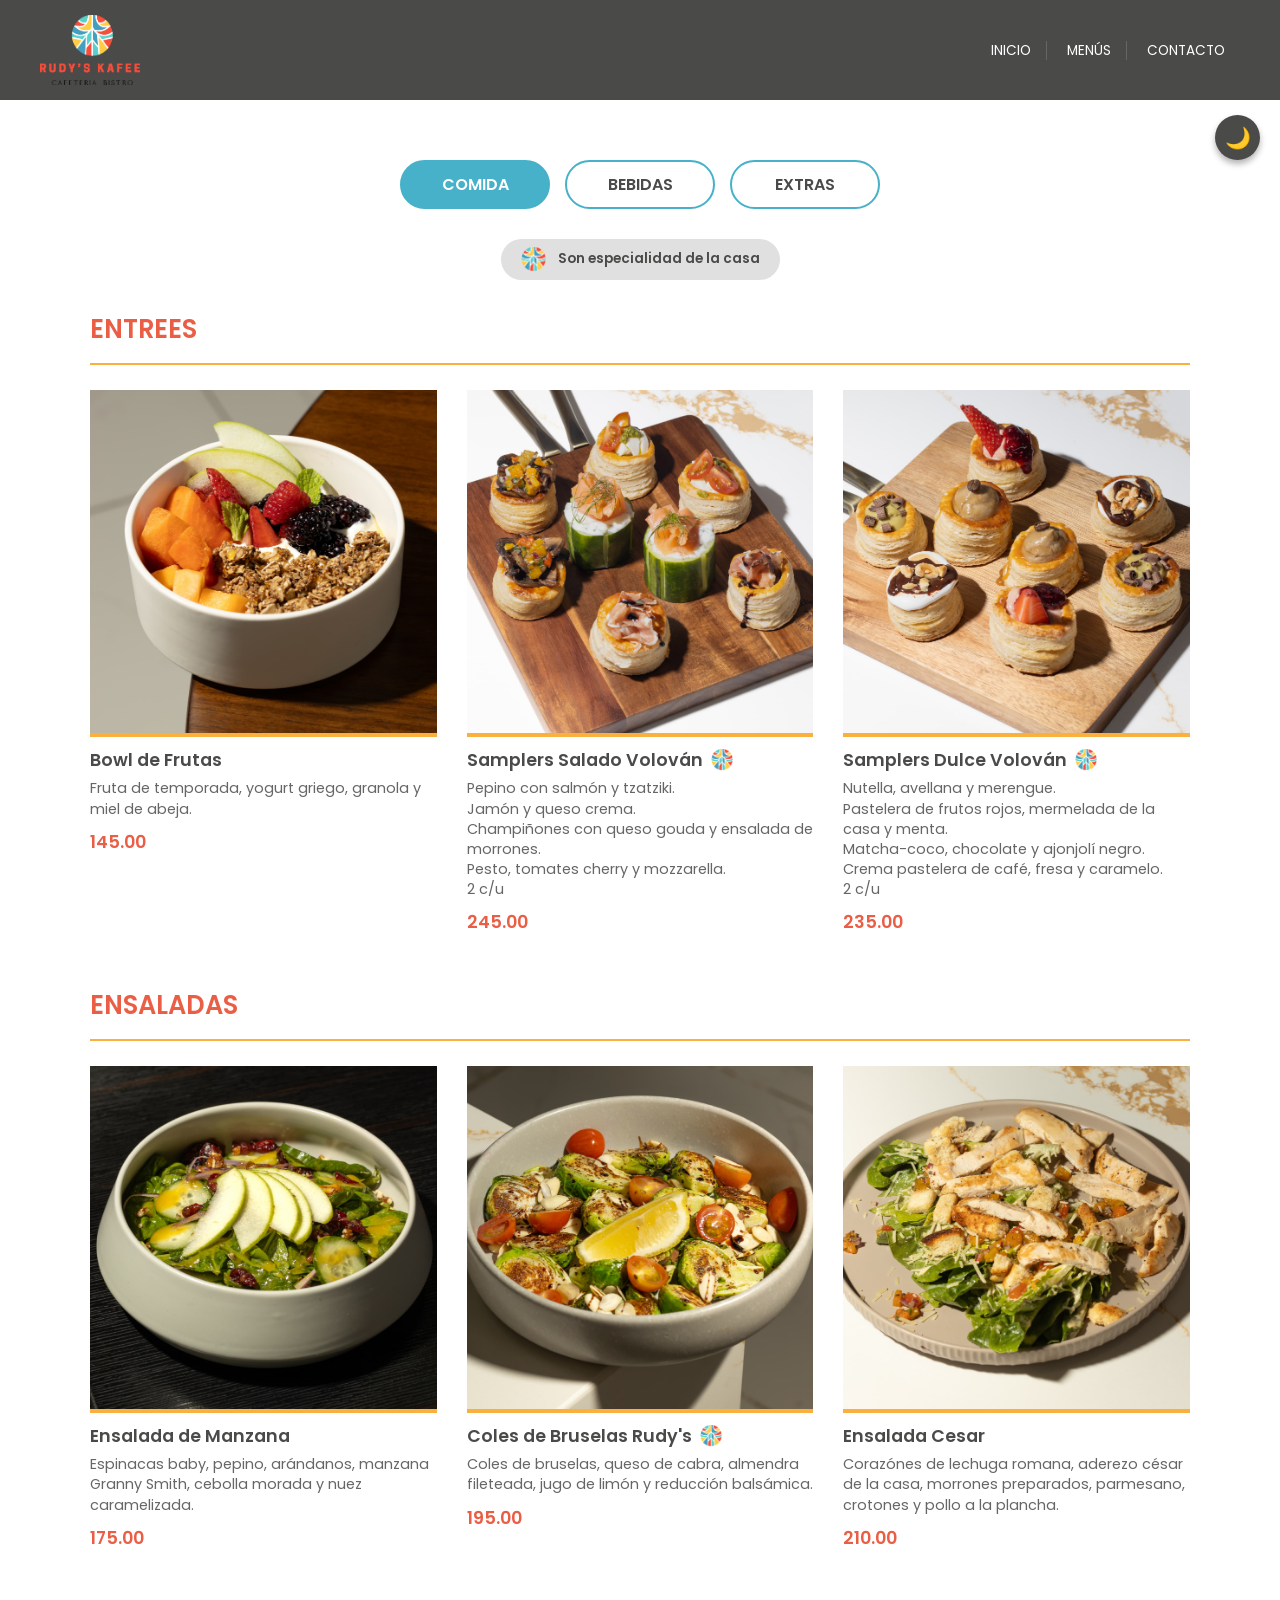
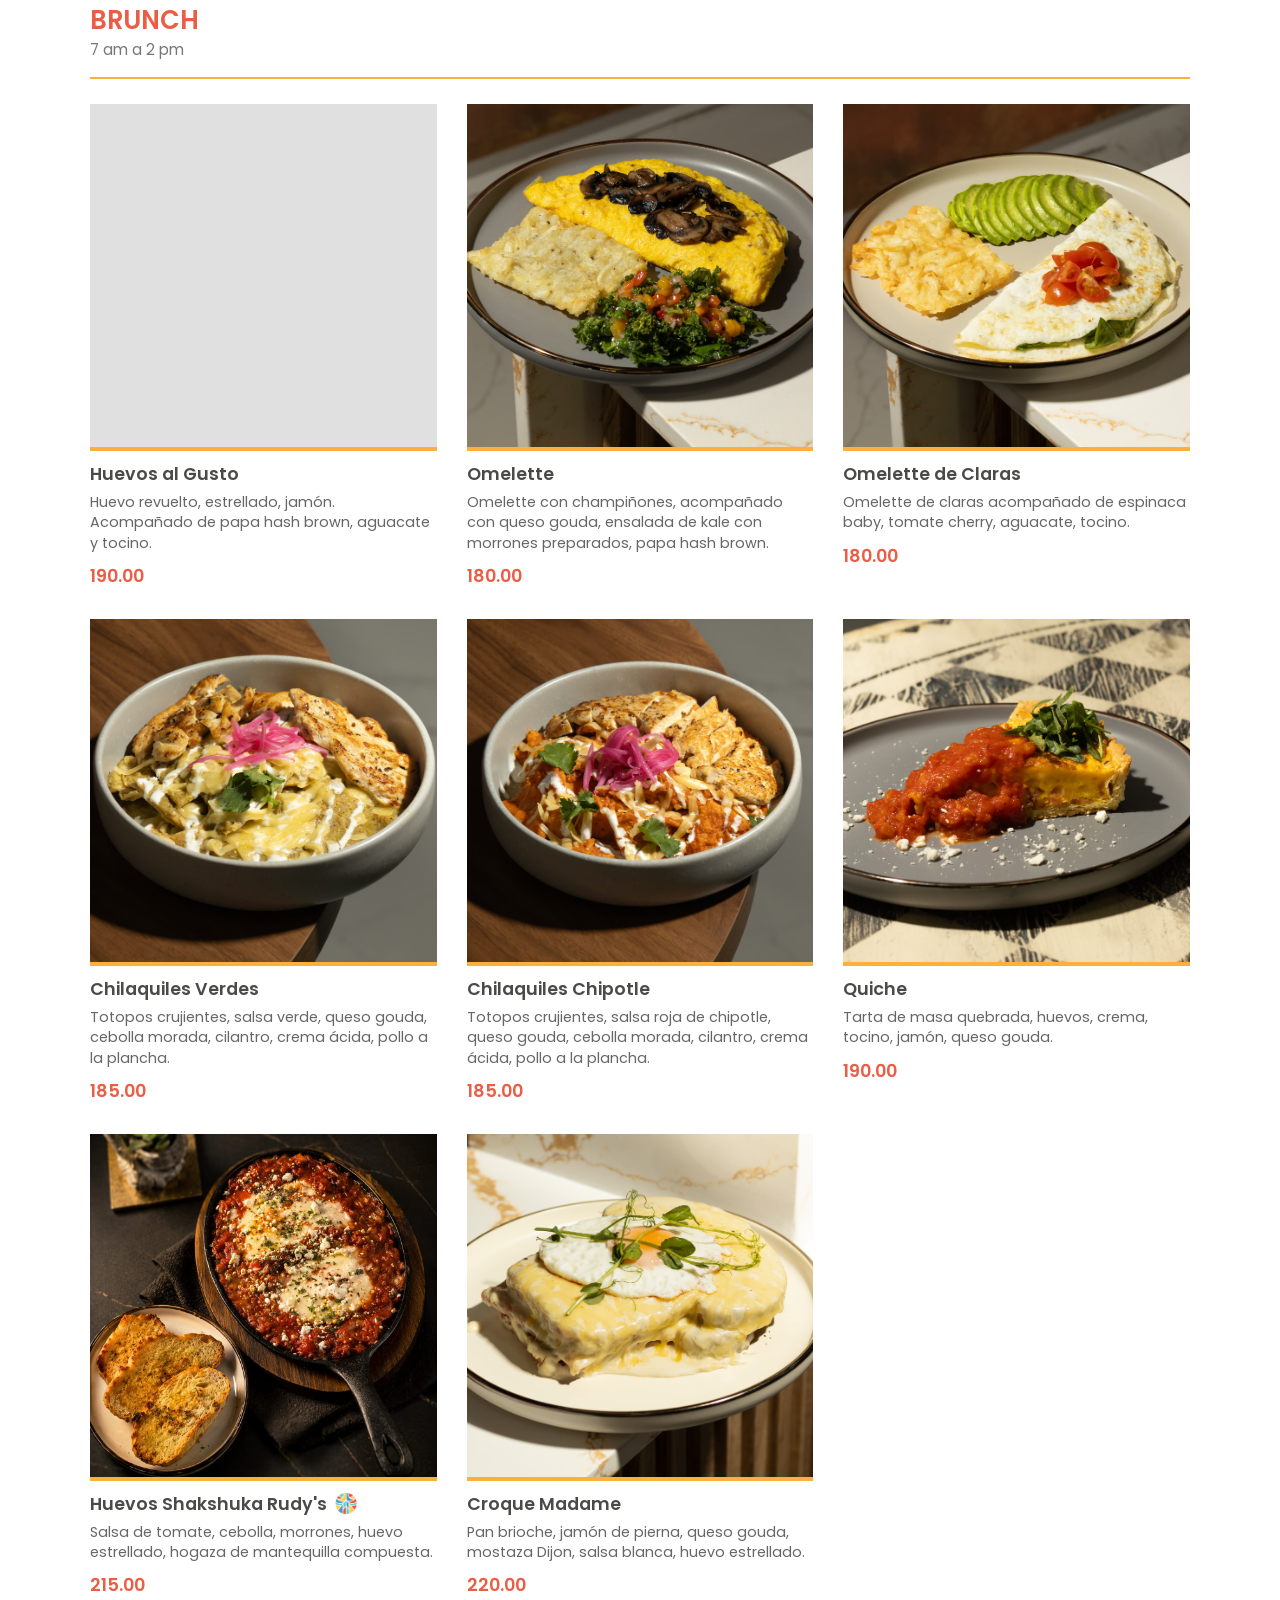
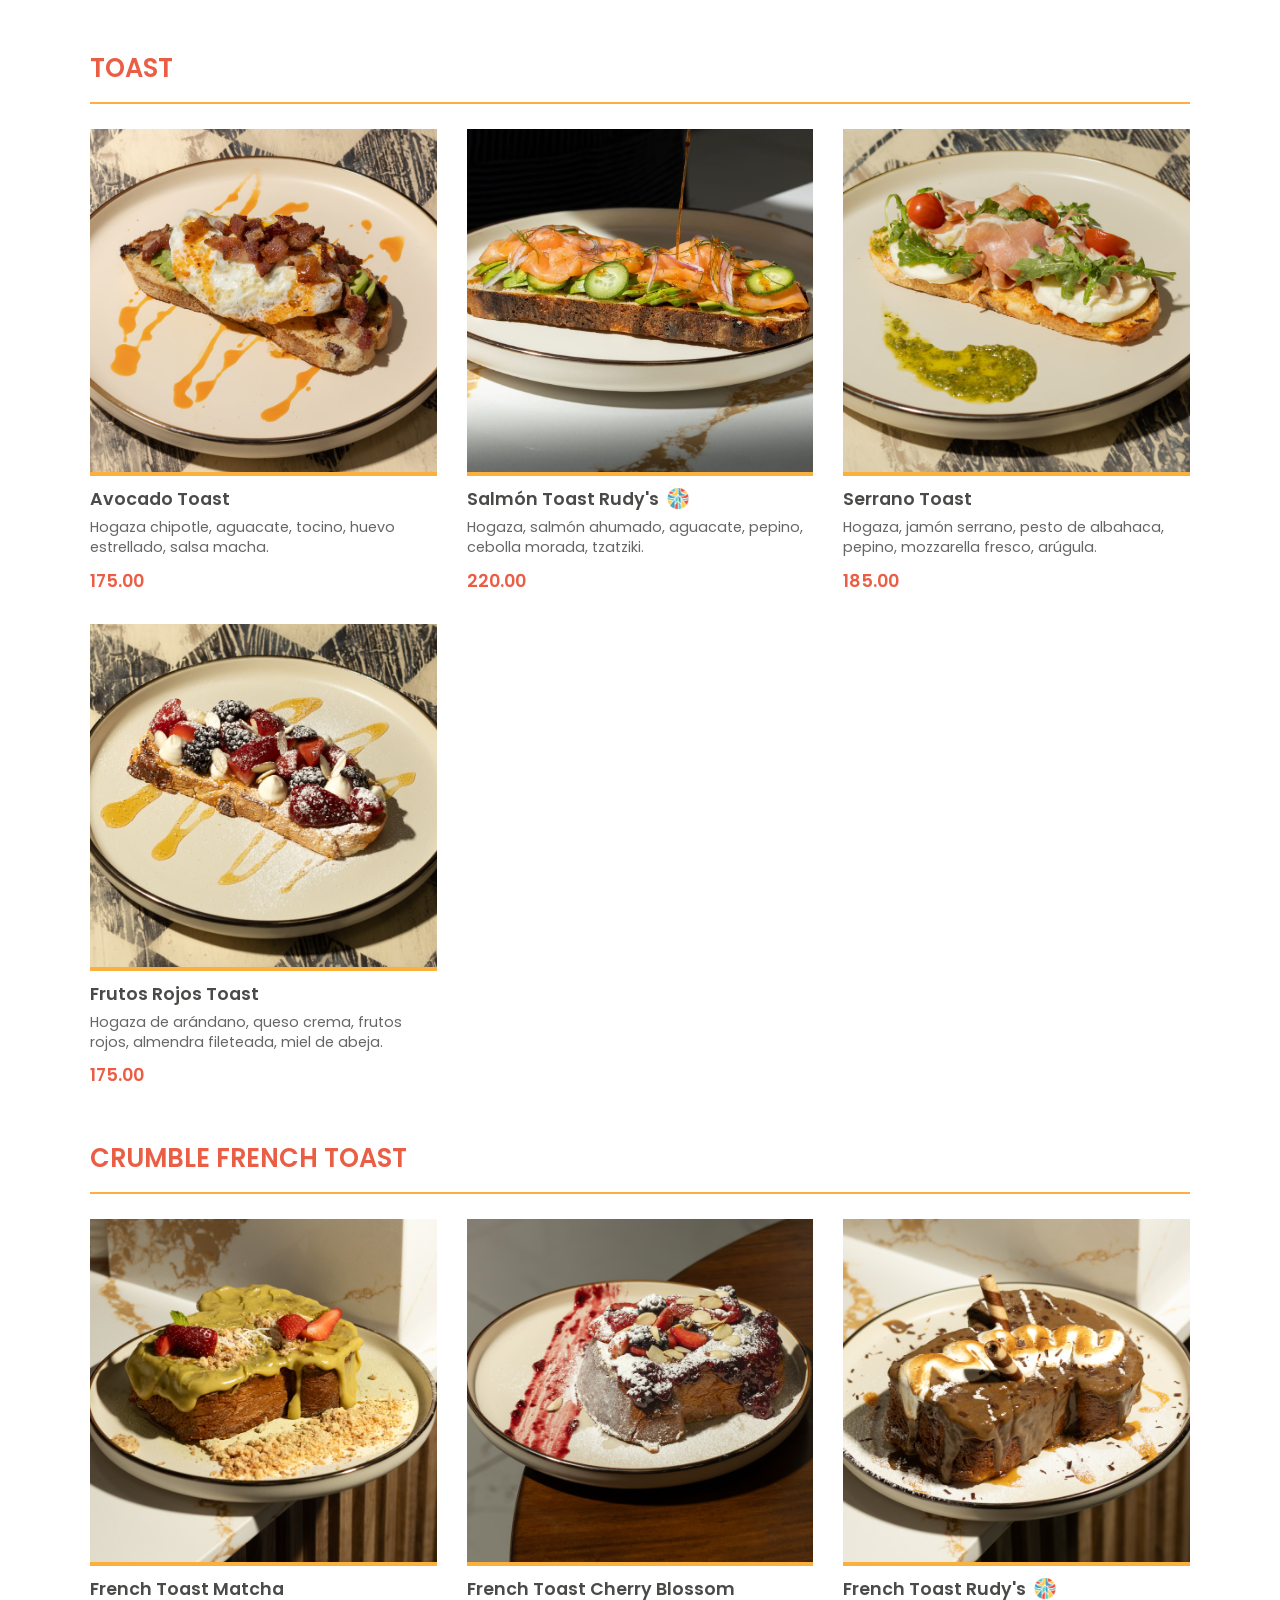
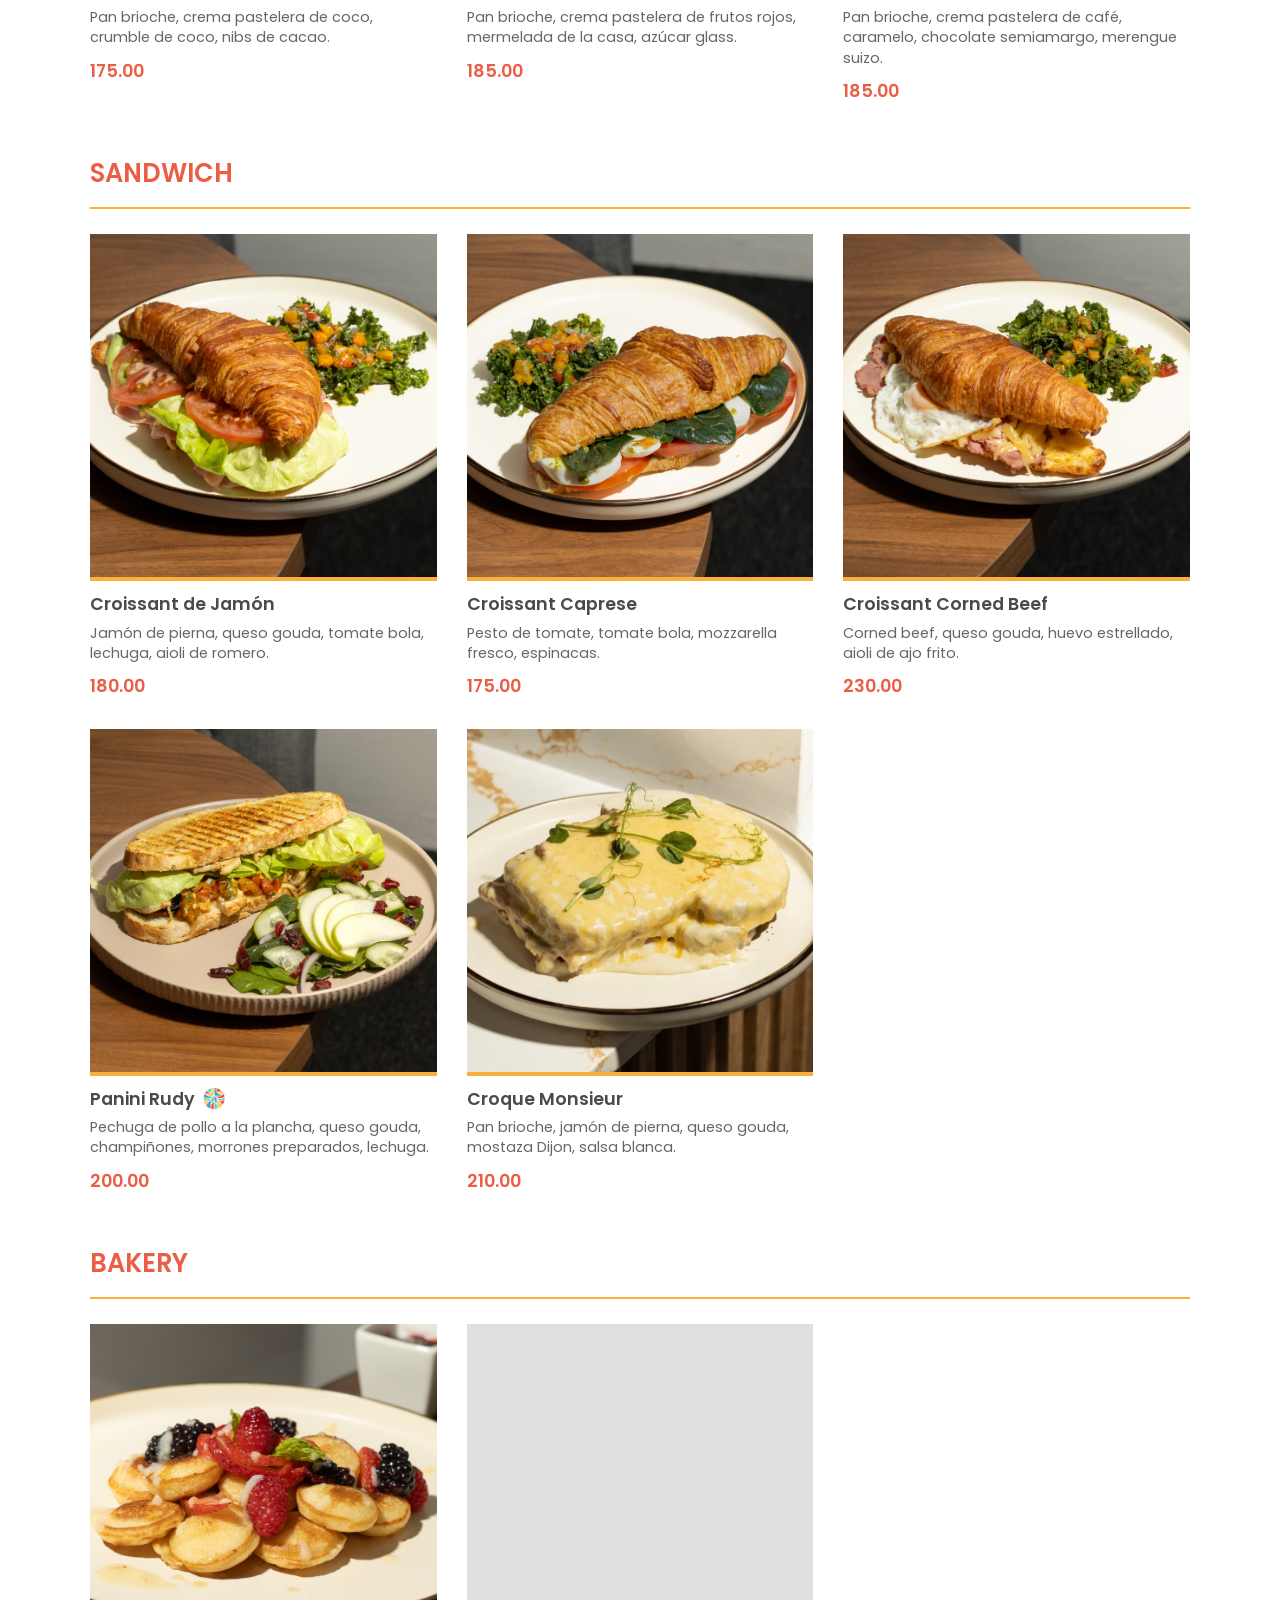
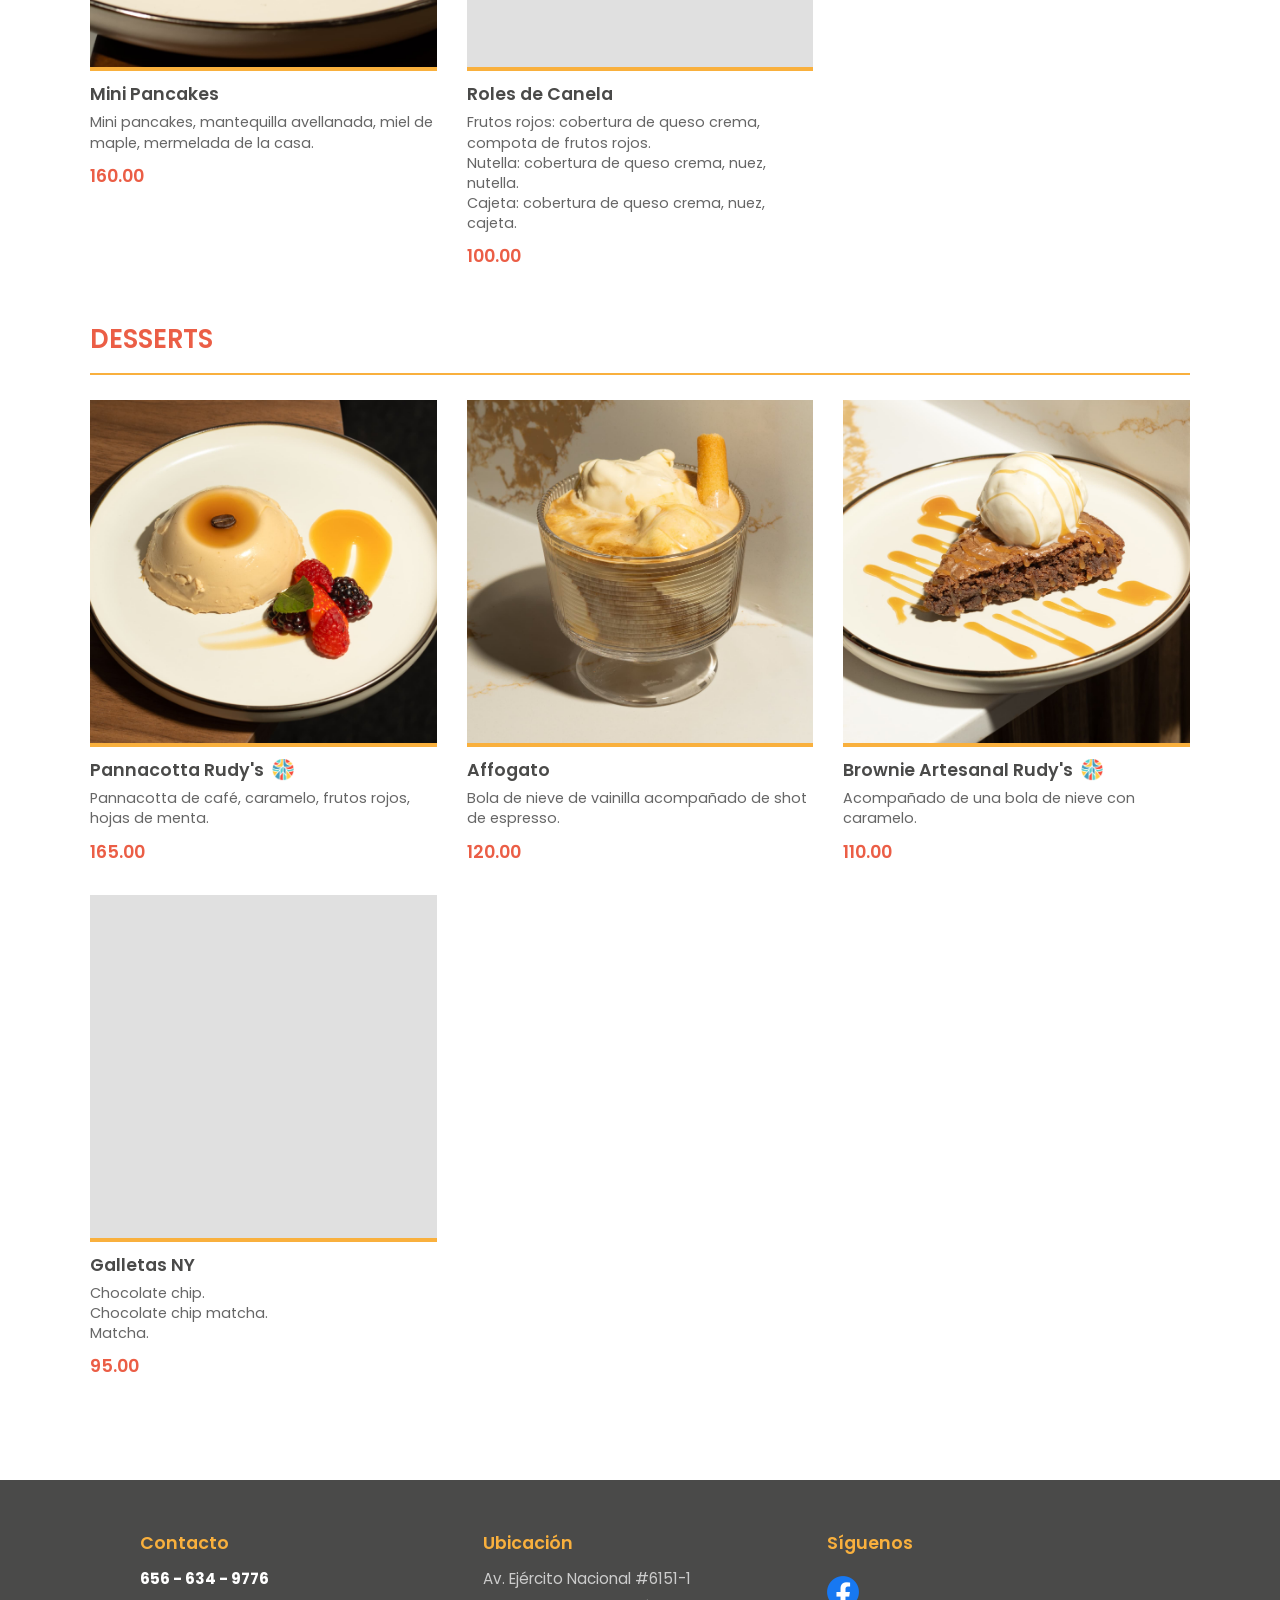
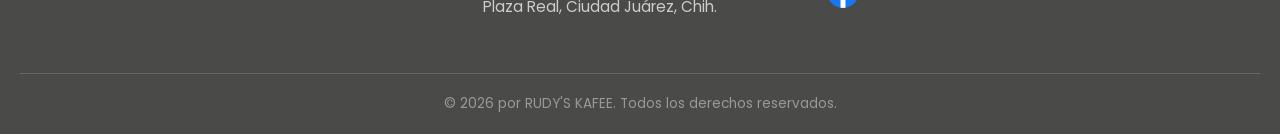
<file: RUDY'S/index.html>
<!DOCTYPE html>
<html lang="es">
<head>
    <meta charset="UTF-8">
    <meta name="viewport" content="width=device-width, initial-scale=1.0">
    <title>Rudy's Kafee | Menú Digital</title>
    <link rel="stylesheet" href="style.css?v=13">
    <link href="https://fonts.googleapis.com/css2?family=Poppins:wght@300;400;600;700&display=swap" rel="stylesheet">
</head>
<body>

    <button id="themeToggle" class="theme-toggle" aria-label="Cambiar modo oscuro">🌙</button>

    <header class="header">
        <div class="nav-content">
            <div class="logo-area">
                <img src="LogoPNG.png" alt="Rudy's Kafee" class="logo-imagen">
            </div>

            <button class="menu-toggle" id="menuToggle">
                <span></span>
                <span></span>
                <span></span>
            </button>
            <nav class="main-nav" id="mainNav">
                <ul>
                    <li><a href="index.html">Inicio</a></li>
                    <li><a href="index.html">Menús</a></li>
                    <li><a href="contacto.html">Contacto</a></li>
                </ul>
            </nav>
        </div>
    </header>

    <main class="main-content">
        <div class="content-container">

            <div class="tabs-container">
                <button class="tab-btn active" onclick="openTab(event, 'comida')">COMIDA</button>
                <button class="tab-btn" onclick="openTab(event, 'bebidas')">BEBIDAS</button>
                <button class="tab-btn" onclick="openTab(event, 'extras')">EXTRAS</button>
            </div>
            
            <div id="comida" class="tab-content active">

            <div style="display: flex; align-items: center; justify-content: center; gap: 12px; background-color: var(--color-caja); padding: 8px 20px; border-radius: 25px; max-width: fit-content; margin: 0 auto 30px auto; transition: background-color 0.4s ease;">
                <img src="LogoSinTexto.png" alt="Especialidad Rudy's" style="width: 25px; height: 25px; object-fit: contain;">
                <span style="font-size: 0.85rem; color: var(--color-carbon); font-weight: 600; transition: color 0.4s ease;">
                    Son especialidad de la casa
                </span>
            </div>

            <h2 class="section-title">ENTREES</h2>
            <hr class="divider">
                <div class="menu-grid">
                    <div class="menu-item">
                        <div class="item-image-wrapper"><img src="entrees/BowlFrutas.jpeg" alt="Bowl de Frutas"></div>
                        <div class="item-text-wrapper"><h3 class="item-name">Bowl de Frutas</h3><p class="item-desc">Fruta de temporada, yogurt griego, granola y miel de abeja.</p><span class="item-price">145.00</span></div>
                    </div>
                   <div class="menu-item">
                        <div class="item-image-wrapper"><img src="entrees/Rollitos.jpeg" alt="Samplers Salé Volován"></div> 
                        <div class="item-text-wrapper">
                            <h3 class="item-name" style="display: flex; align-items: center; gap: 8px;">
                                Samplers Salado Volován
                                <img src="LogoSinTexto.png" alt="Especialidad" style="width: 22px; height: 22px; object-fit: contain;" title="Especialidad de la casa">
                            </h3>
                            <p class="item-desc">Pepino con salmón y tzatziki. <br> Jamón y queso crema. <br> Champiñones con queso gouda y ensalada de morrones. <br> Pesto, tomates cherry y mozzarella. <br> 2 c/u </p>
                            <span class="item-price">245.00</span>
                        </div>
                    </div>
                    
                    <div class="menu-item">
                        <div class="item-image-wrapper"><img src="entrees/RollitoDulce.jpeg" alt="Samplers Sucré Volován"></div>
                        <div class="item-text-wrapper">
                            <h3 class="item-name" style="display: flex; align-items: center; gap: 8px;">
                                Samplers Dulce Volován
                                <img src="LogoSinTexto.png" alt="Especialidad" style="width: 22px; height: 22px; object-fit: contain;" title="Especialidad de la casa">
                            </h3>
                            <p class="item-desc">Nutella, avellana y merengue. <br> Pastelera de frutos rojos, mermelada de la casa y menta. <br> Matcha-coco, chocolate y ajonjolí negro. <br> Crema pastelera de café, fresa y caramelo.<br> 2 c/u </p>
                            <span class="item-price">235.00</span>
                        </div>
                    </div>
                </div>
                
                <div class="category-spacing"></div>

                <h2 class="section-title">ENSALADAS</h2>
                <hr class="divider">
                <div class="menu-grid">
                    <div class="menu-item">
                        <div class="item-image-wrapper"><img src="ensaladas/EnsaladaManzana.jpeg" alt="Ensalada de Manzana"></div>
                        <div class="item-text-wrapper"><h3 class="item-name">Ensalada de Manzana</h3><p class="item-desc">Espinacas baby, pepino, arándanos, manzana Granny Smith, cebolla morada y nuez caramelizada.</p><span class="item-price">175.00</span></div>
                    </div>
                    <div class="menu-item">
                        <div class="item-image-wrapper"><img src="ensaladas/EnsaladaCol.jpeg" alt="Choux de Bruxelles"></div>
                        <div class="item-text-wrapper">
                            <h3 class="item-name" style="display: flex; align-items: center; gap: 8px;">
                                Coles de Bruselas Rudy's
                                <img src="LogoSinTexto.png" alt="Especialidad" style="width: 22px; height: 22px; object-fit: contain;" title="Especialidad de la casa">
                            </h3>
                            <p class="item-desc">Coles de bruselas, queso de cabra, almendra fileteada, jugo de limón y reducción balsámica.</p>
                            <span class="item-price">195.00</span>
                        </div>
                    </div>
                    <div class="menu-item">
                        <div class="item-image-wrapper"><img src="ensaladas/EnsaladaPollo.jpeg" alt="Ensalada Cesar"></div>
                        <div class="item-text-wrapper"><h3 class="item-name">Ensalada Cesar</h3><p class="item-desc">Corazónes de lechuga romana, aderezo césar de la casa, morrones preparados, parmesano, crotones y pollo a la plancha.</p><span class="item-price">210.00</span></div>
                    </div>
                </div>
                
                <div class="category-spacing"></div>

                <h2 class="section-title">BRUNCH</h2>
                <p style="color: #777; font-size: 0.95rem; margin-top: -5px; margin-bottom: 10px;">7 am a 2 pm</p>
                <hr class="divider">
                <div class="menu-grid">
                    <div class="menu-item">
                        <div class="item-image-wrapper">
                            <div class="mini-carrusel">
                                <img src="huevos/EstrelladoTocino.jpeg" alt="Eggs Le Gout" class="slide-0">
                                <img src="huevos/PapaRalladaTocino.jpeg" alt="Eggs Le Gout" class="slide-1">
                                <img src="huevos/RevueltoConTocino.jpeg" alt="Eggs Le Gout" class="slide-2">
                            </div>
                        </div>
                        <div class="item-text-wrapper"><h3 class="item-name">Huevos al Gusto</h3><p class="item-desc">Huevo revuelto, estrellado, jamón. <br> Acompañado de papa hash brown, aguacate y tocino.</p><span class="item-price">190.00</span></div>
                    </div>
                    <div class="menu-item">
                        <div class="item-image-wrapper"><img src="brunch/OmeletteChampinon.jpeg" alt="Omelette"></div>
                        <div class="item-text-wrapper"><h3 class="item-name">Omelette</h3><p class="item-desc">Omelette con champiñones, acompañado con queso gouda, ensalada de kale con morrones preparados, papa hash brown.</p><span class="item-price">180.00</span></div>
                    </div>
                    <div class="menu-item">
                        <div class="item-image-wrapper"><img src="brunch/OmeletteClaras.jpeg" alt="Omelette Claras"></div>
                        <div class="item-text-wrapper"><h3 class="item-name">Omelette de Claras</h3><p class="item-desc">Omelette de claras acompañado de espinaca baby, tomate cherry, aguacate, tocino.</p><span class="item-price">180.00</span></div>
                    </div>
                    <div class="menu-item">
                        <div class="item-image-wrapper"><img src="brunch/ChilaquilesPollo.jpeg" alt="Chilaquiles Verts"></div>
                        <div class="item-text-wrapper"><h3 class="item-name">Chilaquiles Verdes</h3><p class="item-desc">Totopos crujientes, salsa verde, queso gouda, cebolla morada, cilantro, crema ácida, pollo a la plancha.</p><span class="item-price">185.00</span></div>
                    </div>
                    <div class="menu-item">
                        <div class="item-image-wrapper"><img src="brunch/ChilaquilesPolloRojos.jpeg" alt="Chilaquiles Rouges"></div>
                        <div class="item-text-wrapper"><h3 class="item-name">Chilaquiles Chipotle</h3><p class="item-desc">Totopos crujientes, salsa roja de chipotle, queso gouda, cebolla morada, cilantro, crema ácida, pollo a la plancha.</p><span class="item-price">185.00</span></div>
                    </div>
                    <div class="menu-item">
                        <div class="item-image-wrapper"><img src="brunch/Quiche.jpg" alt="Quiche"></div>
                        <div class="item-text-wrapper"><h3 class="item-name">Quiche</h3><p class="item-desc">Tarta de masa quebrada, huevos, crema, tocino, jamón, queso gouda.</p><span class="item-price">190.00</span></div>
                    </div>
                    <div class="menu-item">
                        <div class="item-image-wrapper"><img src="brunch/HuevosShak.jpeg" alt="Huevos Rudys"></div>
                        <div class="item-text-wrapper"><h3 class="item-name" style="display: flex; align-items: center; gap: 8px;">Huevos Shakshuka Rudy's <img src="LogoSinTexto.png" alt="Especialidad" style="width: 22px; height: 22px; object-fit: contain;" title="Especialidad de la casa"></h3><p class="item-desc">Salsa de tomate, cebolla, morrones, huevo estrellado, hogaza de mantequilla compuesta.</p><span class="item-price">215.00</span></div>
                    </div>
                    <div class="menu-item">
                        <div class="item-image-wrapper"><img src="brunch/PanHuevo.jpeg" alt="Croque Madame"></div>
                        <div class="item-text-wrapper"><h3 class="item-name">Croque Madame</h3><p class="item-desc">Pan brioche, jamón de pierna, queso gouda, mostaza Dijon, salsa blanca, huevo estrellado.</p><span class="item-price">220.00</span></div>
                    </div>
                    
                </div>
                
                <div class="category-spacing"></div>

                <h2 class="section-title">TOAST</h2>
                <hr class="divider">
                <div class="menu-grid">
                    <div class="menu-item">
                        <div class="item-image-wrapper"><img src="toast/ToastHuevo.jpeg" alt="Avocat Toast"></div>
                        <div class="item-text-wrapper"><h3 class="item-name">Avocado Toast</h3><p class="item-desc">Hogaza chipotle, aguacate, tocino, huevo estrellado, salsa macha.</p><span class="item-price">175.00</span></div>
                    </div>
                    <div class="menu-item">
                        <div class="item-image-wrapper"><img src="toast/SaumonToast.jpg" alt="Saumon Toast"></div>
                        <div class="item-text-wrapper"><h3 class="item-name" style="display: flex; align-items: center; gap: 8px;">Salmón Toast Rudy's <img src="LogoSinTexto.png" alt="Especialidad" style="width: 22px; height: 22px; object-fit: contain;" title="Especialidad de la casa"></h3><p class="item-desc">Hogaza, salmón ahumado, aguacate, pepino, cebolla morada, tzatziki.</p><span class="item-price">220.00</span></div>
                    </div>
                    <div class="menu-item">
                        <div class="item-image-wrapper"><img src="toast/ToastSerrano.jpeg" alt="Serrano Toast"></div>
                        <div class="item-text-wrapper"><h3 class="item-name">Serrano Toast</h3><p class="item-desc">Hogaza, jamón serrano, pesto de albahaca, pepino, mozzarella fresco, arúgula.</p><span class="item-price">185.00</span></div>
                    </div>
                    <div class="menu-item">
                        <div class="item-image-wrapper"><img src="french/ToastRojos.jpeg" alt="Fruits Rouges Toast"></div>
                        <div class="item-text-wrapper"><h3 class="item-name">Frutos Rojos Toast</h3><p class="item-desc">Hogaza de arándano, queso crema, frutos rojos, almendra fileteada, miel de abeja.</p><span class="item-price">175.00</span></div>
                    </div>
                </div>
                
                <div class="category-spacing"></div>

                <h2 class="section-title">CRUMBLE FRENCH TOAST</h2>
                <hr class="divider">
                <div class="menu-grid">
                    <div class="menu-item">
                        <div class="item-image-wrapper"><img src="french/FrenchMatcha.jpeg" alt="French Toast Matcha"></div>
                        <div class="item-text-wrapper"><h3 class="item-name">French Toast Matcha</h3><p class="item-desc">Pan brioche, crema pastelera de coco, crumble de coco, nibs de cacao.</p><span class="item-price">175.00</span></div>
                    </div>
                    <div class="menu-item">
                        <div class="item-image-wrapper"><img src="french/FrenchCherry.jpeg" alt="French Toast Cherry Blossom"></div>
                        <div class="item-text-wrapper"><h3 class="item-name">French Toast Cherry Blossom</h3><p class="item-desc">Pan brioche, crema pastelera de frutos rojos, mermelada de la casa, azúcar glass.</p><span class="item-price">185.00</span></div>
                    </div>
                    <div class="menu-item">
                        <div class="item-image-wrapper"><img src="french/FrenchRudys.jpeg" alt="French Toast Rudy's"></div>
                        <div class="item-text-wrapper"><h3 class="item-name" style="display: flex; align-items: center; gap: 8px;">French Toast Rudy's <img src="LogoSinTexto.png" alt="Especialidad" style="width: 22px; height: 22px; object-fit: contain;" title="Especialidad de la casa"></h3><p class="item-desc">Pan brioche, crema pastelera de café, caramelo, chocolate semiamargo, merengue suizo.</p><span class="item-price">185.00</span></div>
                    </div>
                </div>
                
                <div class="category-spacing"></div>

                <h2 class="section-title">SANDWICH</h2>
                <hr class="divider">
                <div class="menu-grid">
                    <div class="menu-item">
                        <div class="item-image-wrapper"><img src="sandwich/CuernitoJamon.jpeg" alt="Croissant de Jamon"></div>
                        <div class="item-text-wrapper"><h3 class="item-name">Croissant de Jamón</h3><p class="item-desc">Jamón de pierna, queso gouda, tomate bola, lechuga, aioli de romero.</p><span class="item-price">180.00</span></div>
                    </div>
                    <div class="menu-item">
                        <div class="item-image-wrapper"><img src="sandwich/CuernitoEspinaca.jpeg" alt="Croissant Campresse"></div>
                        <div class="item-text-wrapper"><h3 class="item-name">Croissant Caprese</h3><p class="item-desc">Pesto de tomate, tomate bola, mozzarella fresco, espinacas.</p><span class="item-price">175.00</span></div>
                    </div>
                    <div class="menu-item">
                        <div class="item-image-wrapper"><img src="sandwich/CuernitoHuevoEstrellado.jpeg" alt="Croissant Corned Beef"></div>
                        <div class="item-text-wrapper"><h3 class="item-name">Croissant Corned Beef</h3><p class="item-desc">Corned beef, queso gouda, huevo estrellado, aioli de ajo frito.</p><span class="item-price">230.00</span></div>
                    </div>
                    <div class="menu-item">
                        <div class="item-image-wrapper"><img src="sandwich/SandwichPollo.jpeg" alt="Panini Rudy"></div>
                        <div class="item-text-wrapper"><h3 class="item-name" style="display: flex; align-items: center; gap: 8px;">Panini Rudy <img src="LogoSinTexto.png" alt="Especialidad" style="width: 22px; height: 22px; object-fit: contain;" title="Especialidad de la casa"></h3><p class="item-desc">Pechuga de pollo a la plancha, queso gouda, champiñones, morrones preparados, lechuga.</p><span class="item-price">200.00</span></div>
                    </div>
                     <div class="menu-item">
                        <div class="item-image-wrapper"><img src="sandwich/CroqueMonsieur.jpeg" alt="Croque Monsieur"></div>
                        <div class="item-text-wrapper"><h3 class="item-name">Croque Monsieur</h3><p class="item-desc">Pan brioche, jamón de pierna, queso gouda, mostaza Dijon, salsa blanca.</p><span class="item-price">210.00</span></div>
                    </div>
                </div>
                
                <div class="category-spacing"></div>

                <h2 class="section-title">BAKERY</h2>
                <hr class="divider">
                <div class="menu-grid">
                    <div class="menu-item">
                        <div class="item-image-wrapper"><img src="pan/MiniPancakes.jpeg" alt="Pancakes Rudy's"></div>
                        <div class="item-text-wrapper"><h3 class="item-name">Mini Pancakes</h3><p class="item-desc">Mini pancakes, mantequilla avellanada, miel de maple, mermelada de la casa.</p><span class="item-price">160.00</span></div>
                    </div>
                    <div class="menu-item">
                        <div class="item-image-wrapper">
                            <div class="mini-carrusel">
                                <img src="roles/RolCajeta.jpeg" alt="Roles de Canela" class="slide-0">
                                <img src="roles/RolRojos.jpeg" alt="Roles de Canela" class="slide-1">
                                <img src="roles/RolNutella.jpeg" alt="Roles de Canela" class="slide-2">
                            </div>
                        </div>
                        <div class="item-text-wrapper"><h3 class="item-name">Roles de Canela</h3><p class="item-desc">Frutos rojos: cobertura de queso crema, compota de frutos rojos. <br> Nutella: cobertura de queso crema, nuez, nutella. <br> Cajeta: cobertura de queso crema, nuez, cajeta.</p><span class="item-price">100.00</span></div>
                    </div>
                </div>
                
                <div class="category-spacing"></div>

                <h2 class="section-title">DESSERTS</h2>
                <hr class="divider">
                <div class="menu-grid">
                    <div class="menu-item">
                        <div class="item-image-wrapper"><img src="postres/Pannacotta.jpeg" alt="Pannacotta"></div>
                        <div class="item-text-wrapper"><h3 class="item-name" style="display: flex; align-items: center; gap: 8px;">Pannacotta Rudy's <img src="LogoSinTexto.png" alt="Especialidad" style="width: 22px; height: 22px; object-fit: contain;" title="Especialidad de la casa"></h3><p class="item-desc">Pannacotta de café, caramelo, frutos rojos, hojas de menta.</p><span class="item-price">165.00</span></div>
                   </div>
                    <div class="menu-item">
                        <div class="item-image-wrapper"><img src="postres/Afogatto.jpeg" alt="Afogatto"></div>
                        <div class="item-text-wrapper"><h3 class="item-name">Affogato</h3><p class="item-desc">Bola de nieve de vainilla acompañado de shot de espresso.</p><span class="item-price">120.00</span></div>
                    </div>
                    <div class="menu-item">
                        <div class="item-image-wrapper"><img src="postres/Brownie.jpeg" alt="Brownie"></div>
                        <div class="item-text-wrapper"><h3 class="item-name" style="display: flex; align-items: center; gap: 8px;">Brownie Artesanal Rudy's <img src="LogoSinTexto.png" alt="Especialidad" style="width: 22px; height: 22px; object-fit: contain;" title="Especialidad de la casa"></h3><p class="item-desc">Acompañado de una bola de nieve con caramelo.</p><span class="item-price">110.00</span></div>
                    </div>
                    <div class="menu-item">
                        <div class="item-image-wrapper">
                            <div class="mini-carrusel">
                                <img src="galletas/ChocoChip.jpeg" alt="Galletas" class="slide-0">
                                <img src="galletas/ChocoMatcha.jpeg" alt="Galletas" class="slide-1">
                                <img src="galletas/GalletaMatcha.jpeg" alt="Galletas" class="slide-2">
                            </div>
                        </div>
                        <div class="item-text-wrapper"><h3 class="item-name">Galletas NY</h3><p class="item-desc">Chocolate chip. <br> Chocolate chip matcha. <br> Matcha.</p><span class="item-price">95.00</span></div>
                    </div>
                </div>

            </div> <div id="bebidas" class="tab-content">
                
                <h2 class="section-title">HOT DRINKS</h2>
                <hr class="divider">

                <div class="menu-grid">
                    <div class="menu-item">
                        <div class="item-image-wrapper"><img src="calientes/Capuchino.jpeg" alt="Capuchino"></div>
                        <div class="item-text-wrapper">
                            <h3 class="item-name">Capuchino</h3>
                            <span class="item-price" style="display: block; font-size: 0.9rem;">11 OZ: 82.00</span>
                            <span class="item-price" style="display: block; font-size: 0.9rem;">16 OZ: 93.00</span>
                        </div>
                    </div>
                    <div class="menu-item">
                        <div class="item-image-wrapper"><img src="calientes/Chocolate.jpeg" alt="Chocolate"></div>
                        <div class="item-text-wrapper">
                            <h3 class="item-name">Chocolate</h3>
                            <span class="item-price" style="display: block; font-size: 0.9rem;">11 OZ: 82.00</span>
                            <span class="item-price" style="display: block; font-size: 0.9rem;">16 OZ: 93.00</span>
                        </div>
                    </div>
                    
                    <div class="menu-item">
                        <div class="item-image-wrapper"><img src="calientes/Americano.jpeg" alt="Americano"></div>
                        <div class="item-text-wrapper">
                            <h3 class="item-name">Americano</h3>
                            <span class="item-price" style="display: block; font-size: 0.9rem;">11 OZ: 76.00</span>
                            <span class="item-price" style="display: block; font-size: 0.9rem;">16 OZ: 87.00</span>
                        </div>
                    </div>
                    <div class="menu-item">
                        <div class="item-image-wrapper"><img src="calientes/Espresso.jpeg" alt="Espresso"></div>
                        <div class="item-text-wrapper">
                            <h3 class="item-name">Espresso</h3>
                            <span class="item-price" style="display: block; font-size: 0.9rem;">75.00</span>
                            <span class="item-price" style="display: block; font-size: 0.9rem;">Acompañado de agua mineral</span>
                        </div>
                    </div>
                </div>

                <div class="category-spacing"></div>

                <h3 class="sub-section-title">Lattes</h3>
                <div class="menu-grid">
                    <div class="menu-item">
                        <div class="item-image-wrapper"><img src="calientes/Latte.jpeg" alt="Latte"></div>
                        <div class="item-text-wrapper">
                            <h3 class="item-name">Latte</h3>
                            <span class="item-price" style="display: block; font-size: 0.9rem;">11 OZ: 82.00</span>
                            <span class="item-price" style="display: block; font-size: 0.9rem;">16 OZ: 93.00</span>
                        </div>
                    <div class="menu-item">
                        <div class="item-image-wrapper"><img src="calientes/LatteVainilla.jpeg" alt="Latte Vainilla"></div>
                        <div class="item-text-wrapper">
                            <h3 class="item-name">Latte Vainilla</h3>
                            <span class="item-price" style="display: block; font-size: 0.9rem;">11 OZ: 82.00</span>
                            <span class="item-price" style="display: block; font-size: 0.9rem;">16 OZ: 93.00</span>
                        </div>
                    </div>
                    </div>
                    <div class="menu-item">
                        <div class="item-image-wrapper"><img src="calientes/LatteCaramelo.jpeg" alt="Latte Caramelo"></div>
                        <div class="item-text-wrapper">
                            <h3 class="item-name">Latte Caramelo</h3>
                            <span class="item-price" style="display: block; font-size: 0.9rem;">11 OZ: 82.00</span>
                            <span class="item-price" style="display: block; font-size: 0.9rem;">16 OZ: 93.00</span>
                        </div>
                    </div>
                    <div class="menu-item">
                        <div class="item-image-wrapper"><img src="calientes/LatteAvellana.jpeg" alt="Latte Avellana"></div>
                        <div class="item-text-wrapper">
                            <h3 class="item-name">Latte Avellana</h3>
                            <span class="item-price" style="display: block; font-size: 0.9rem;">11 OZ: 82.00</span>
                            <span class="item-price" style="display: block; font-size: 0.9rem;">16 OZ: 93.00</span>
                        </div>
                    </div>
                </div>

                <h3 class="sub-section-title">Mochas</h3>
                <div class="menu-grid">
                    <div class="menu-item">
                        <div class="item-image-wrapper"><img src="calientes/MochaOscuro.jpeg" alt="Mocha Oscuro"></div>
                        <div class="item-text-wrapper">
                            <h3 class="item-name">Mocha Oscuro</h3>
                            <span class="item-price" style="display: block; font-size: 0.9rem;">11 OZ: 82.00</span>
                            <span class="item-price" style="display: block; font-size: 0.9rem;">16 OZ: 93.00</span>
                        </div>
                    </div>
                    <div class="menu-item">
                        <div class="item-image-wrapper"><img src="calientes/MochaBlanco.jpeg" alt="Mocha Blanco"></div>
                        <div class="item-text-wrapper">
                            <h3 class="item-name">Mocha Blanco</h3>
                            <span class="item-price" style="display: block; font-size: 0.9rem;">11 OZ: 82.00</span>
                            <span class="item-price" style="display: block; font-size: 0.9rem;">16 OZ: 93.00</span>
                        </div>
                    </div>
                </div>

                <div class="category-spacing"></div>
                <h2 class="section-title">COLD DRINKS</h2>
                <hr class="divider">

                <h3 class="sub-section-title">Frappes</h3>
                <div class="menu-grid">
                    <div class="menu-item"><div class="item-image-wrapper"><img src="frias/FrappeClasico.jpeg" alt="Frappe Clasico"></div><div class="item-text-wrapper"><h3 class="item-name">Frappe Clasico</h3><span class="item-price">103.00</span></div></div>
                    <div class="menu-item"><div class="item-image-wrapper"><img src="frias/FrappeVainilla.jpeg" alt="Frappe Vainilla"></div><div class="item-text-wrapper"><h3 class="item-name">Frappe Vainilla</h3><span class="item-price">103.00</span></div></div>
                    <div class="menu-item"><div class="item-image-wrapper"><img src="frias/FrappeOreo.jpeg" alt="Frappe Oreo"></div><div class="item-text-wrapper"><h3 class="item-name">Frappe Oreo</h3><span class="item-price">103.00</span></div></div>
                    <div class="menu-item"><div class="item-image-wrapper"><img src="frias/FrappeMochaOscuro.jpeg" alt="Frappe Mocha Oscuro"></div><div class="item-text-wrapper"><h3 class="item-name">Frappe Mocha Oscuro</h3><span class="item-price">103.00</span></div></div>
                    <div class="menu-item"><div class="item-image-wrapper"><img src="frias/FrappeMochaBlanco.jpeg" alt="Frappe Mocha Blanco"></div><div class="item-text-wrapper"><h3 class="item-name">Frappe Mocha Blanco</h3><span class="item-price">103.00</span></div></div>
                    <div class="menu-item"><div class="item-image-wrapper"><img src="frias/FrappeMazapan.jpeg" alt="Frappe Mazapan"></div><div class="item-text-wrapper"><h3 class="item-name">Frappe Mazapan</h3><span class="item-price">103.00</span></div></div>
                    <div class="menu-item"><div class="item-image-wrapper"><img src="frias/FrappeCaramelo.jpeg" alt="Frappe Caramelo"></div><div class="item-text-wrapper"><h3 class="item-name">Frappe Caramelo</h3><span class="item-price">103.00</span></div></div>
                    <div class="menu-item"><div class="item-image-wrapper"><img src="frias/FrappeAvellana.jpeg" alt="Frappe Avellana"></div><div class="item-text-wrapper"><h3 class="item-name">Frappe Avellana</h3><span class="item-price">103.00</span></div></div>
                </div>

               <h3 class="sub-section-title">Lattes</h3>
                <div class="menu-grid">
                    <div class="menu-item">
                        <div class="item-image-wrapper"><img src="frias/LatteClasico.jpeg" alt="Latte Frio Regular"></div>
                        <div class="item-text-wrapper"><h3 class="item-name">Latte Frio Regular</h3><span class="item-price">82.00</span></div>
                    </div>
                    <div class="menu-item">
                        <div class="item-image-wrapper"><img src="frias/LatteFrioVainilla.jpeg" alt="Latte Frio Vainilla"></div>
                        <div class="item-text-wrapper"><h3 class="item-name">Latte Frio Vainilla</h3><span class="item-price">87.00</span></div>
                    </div>
                    <div class="menu-item">
                        <div class="item-image-wrapper"><img src="frias/LatteFrioAvellana.jpeg" alt="Latte Frio Avellana"></div>
                        <div class="item-text-wrapper"><h3 class="item-name">Latte Frio Avellana</h3><span class="item-price">87.00</span></div>
                    </div>
                    <div class="menu-item">
                        <div class="item-image-wrapper"><img src="frias/LatteCaramelo.jpeg" alt="Latte Frio Caramelo"></div>
                        <div class="item-text-wrapper"><h3 class="item-name">Latte Frio Caramelo</h3><span class="item-price">87.00</span></div>
                    </div>
                    <div class="menu-item">
                        <div class="item-image-wrapper"><img src="frias/LatteBlanco.jpeg" alt="Latte Frio Mocha Blanco"></div>
                        <div class="item-text-wrapper"><h3 class="item-name">Latte Frio Mocha Blanco</h3><span class="item-price">87.00</span></div>
                    </div>
                    <div class="menu-item">
                        <div class="item-image-wrapper"><img src="frias/LatteOscuro.jpeg" alt="Latte Frio Mocha Oscuro"></div>
                        <div class="item-text-wrapper"><h3 class="item-name">Latte Frio Mocha Oscuro</h3><span class="item-price">87.00</span></div>
                    </div>
                </div>

               <div class="category-spacing"></div>
                <h2 class="section-title">NON-COFFEE</h2>
                <hr class="divider">

                <div class="menu-grid">
                    <div class="menu-item">
                        <div class="item-image-wrapper"><img src="frias/FresaMora.jpeg" alt="Refresher Berry Garden"></div>
                        <div class="item-text-wrapper"><h3 class="item-name">Refresher Berry Garden</h3><span class="item-price">87.00</span></div>
                    </div>
                    <div class="menu-item">
                        <div class="item-image-wrapper"><img src="frias/CerezaMora.jpeg" alt="Refresher Cherry Blackberry"></div>
                        <div class="item-text-wrapper"><h3 class="item-name">Refresher Cherry Blackberry</h3><span class="item-price">87.00</span></div>
                    </div>
                    <div class="menu-item">
                        <div class="item-image-wrapper"><img src="frias/Mango.jpeg" alt="Refresher Mango Peach"></div>
                        <div class="item-text-wrapper"><h3 class="item-name">Refresher Mango Peach</h3><span class="item-price">87.00</span></div>
                    </div>
                    <div class="menu-item">
                        <div class="item-image-wrapper"><img src="frias/LimonadaFresa.jpeg" alt="Limonada Mineral de Fresa"></div>
                        <div class="item-text-wrapper"><h3 class="item-name">Limonada Mineral de Fresa</h3><span class="item-price">82.00</span></div>
                    </div>
                    <div class="menu-item">
                        <div class="item-image-wrapper"><img src="frias/Naranjada.jpeg" alt="Jugo de Naranja"></div>
                        <div class="item-text-wrapper"><h3 class="item-name">Jugo de Naranja</h3><span class="item-price">97.00</span></div>
                    </div>
                    <div class="menu-item">
                        <div class="item-image-wrapper"><img src="frias/CocaCola.jpeg" alt="CocaCola"></div>
                        <div class="item-text-wrapper"><h3 class="item-name">Coca Cola 235 ml</h3><span class="item-price">49.00</span></div>
                    </div>
                 </div>

                 <div class="category-spacing"></div>

                <h3 class="sub-section-title">Tizanas</h3>
                <div class="menu-grid">
                    <div class="menu-item">
                        <div class="item-image-wrapper"><img src="calientes/Fresa-Kiwi.jpeg" alt="Tizana Fresa Kiwi"></div>
                        <div class="item-text-wrapper"><h3 class="item-name">Tizana Fresa Kiwi</h3><span class="item-price">89.00</span></div>
                    </div>
                    <div class="menu-item">
                        <div class="item-image-wrapper"><img src="calientes/CocoArandano.jpeg" alt="Tizana Coco Arandano"></div>
                        <div class="item-text-wrapper"><h3 class="item-name">Tizana Coco Arandano</h3><span class="item-price">89.00</span></div>
                    </div>
                    <div class="menu-item">
                        <div class="item-image-wrapper"><img src="calientes/FrutosBosque.jpeg" alt="Tizana Frutos del Bosque"></div>
                        <div class="item-text-wrapper"><h3 class="item-name">Tizana Frutos del Bosque</h3><span class="item-price">89.00</span></div>
                    </div>
                    
                    <div class="menu-item">
                        <div class="item-image-wrapper"><img src="frias/FresaKiwiFria.jpeg" alt="Tizana Fresa Kiwi Fria"></div>
                        <div class="item-text-wrapper"><h3 class="item-name">Tizana Fresa Kiwi Fria</h3><span class="item-price">89.00</span></div>
                    </div>
                    <div class="menu-item">
                        <div class="item-image-wrapper"><img src="frias/CocoArandanoFria.jpeg" alt="Tizana Coco Arandano Fria"></div>
                        <div class="item-text-wrapper"><h3 class="item-name">Tizana Coco Arandano Fria</h3><span class="item-price">89.00</span></div>
                    </div>
                    <div class="menu-item">
                        <div class="item-image-wrapper"><img src="frias/FrutosBosqueFria.jpeg" alt="Tizana Frutos del Bosque Fria"></div>
                        <div class="item-text-wrapper"><h3 class="item-name">Tizana Frutos del Bosque Fria</h3><span class="item-price">89.00</span></div>
                    </div>
                </div>

                 <div class="category-spacing"></div>
                <h2 class="section-title">AGUAS</h2>
                <hr class="divider">

                <div class="menu-grid">
                <div class="menu-item">
                        <div class="item-image-wrapper"><img src="frias/Saratoga.jpg" alt="Saratoga"></div>
                        <div class="item-text-wrapper"><h3 class="item-name">Agua Saratoga 828 ml</h3><span class="item-price">99.00</span></div>
                    </div>
                    <div class="menu-item">
                        <div class="item-image-wrapper"><img src="frias/SaratogaMineral.jpg" alt="Saratoga"></div>
                        <div class="item-text-wrapper"><h3 class="item-name">Agua Saratoga Carbonatada 828 ml</h3><span class="item-price">99.00</span></div>
                    </div>
                    <div class="menu-item">
                        <div class="item-image-wrapper"><img src="frias/SaratogaChica.jpg" alt="Saratoga"></div>
                        <div class="item-text-wrapper"><h3 class="item-name">Agua Saratoga 355 ml</h3><span class="item-price">58.00</span></div>
                    </div>
                    <div class="menu-item">
                        <div class="item-image-wrapper"><img src="frias/Evian.jpg" alt="Evian"></div>
                        <div class="item-text-wrapper"><h3 class="item-name">Agua Evian 330 ml</h3><span class="item-price">58.00</span></div>
                    </div>                    
                </div>

               </div> <div id="extras" class="tab-content">
                <h2 class="section-title">EXTRAS</h2>
                <hr class="divider">

                <div class="extras-container">
                    <h3 class="sub-section-title">Para tus Platillos</h3>
                    
                    <div class="extra-item">
                        <span class="extra-name">Huevo</span>
                        <span class="extra-price">15.00</span>
                    </div>
                    <div class="extra-item">
                        <span class="extra-name">Aguacate</span>
                        <span class="extra-price">25.00</span>
                    </div>
                    <div class="extra-item">
                        <span class="extra-name">Tocino</span>
                        <span class="extra-price">35.00</span>
                    </div>
                    <div class="extra-item">
                        <span class="extra-name">Pollo</span>
                        <span class="extra-price">45.00</span>
                    </div>

                    <div class="category-spacing"></div>

                    <h3 class="sub-section-title">Para tus Bebidas / Postres</h3>
                     <div class="extra-item">
                        <span class="extra-name">Leche Extra</span>
                        <span class="extra-price">12.00</span>
                    </div>
                    <div class="extra-item">
                        <span class="extra-name">Leche de Almendra</span>
                        <span class="extra-price">18.00</span>
                    </div>
                    <div class="extra-item">
                        <span class="extra-name">Leche de Soya</span>
                        <span class="extra-price">18.00</span>
                    </div>
                    <div class="extra-item">
                        <span class="extra-name">Crema Batida</span>
                        <span class="extra-price">12.00</span>
                    </div>
                    
                    <div class="extra-item">
                        <span class="extra-name">Bola de Helado</span>
                        <span class="extra-price">30.00</span>
                    </div>
                    <div class="extra-item">
                        <span class="extra-name">Shot Espresso</span>
                        <span class="extra-price">25.00</span>
                    </div>
                </div>
            </div>
    </main>

    <footer class="footer">
        <div class="footer-container">
            
            <div class="footer-column">
                <h4 class="footer-title">Contacto</h4>
                <p class="footer-text" style="font-weight: bold; color: #fff;">656 - 634 - 9776</p>
            </div>

            <div class="footer-column">
                <h4 class="footer-title">Ubicación</h4>
                <p class="footer-text">Av. Ejército Nacional #6151-1</p>
                <p class="footer-text">Plaza Real, Ciudad Juárez, Chih.</p>
            </div>

            <div class="footer-column">
                <h4 class="footer-title">Síguenos</h4>
                <div class="footer-socials">
                    <a href="https://www.facebook.com/profile.php?id=100089935731811" target="_blank">
                        <img src="LogoFB.png" alt="Facebook">
                    </a>
                </div>
            </div>

        </div>

        <div class="footer-bottom">
            <p>&copy; 2026 por RUDY'S KAFEE. Todos los derechos reservados.</p>
        </div>
    </footer>

    <script>
        // Menu de hamburguesa para celular
        const menuToggle = document.getElementById('menuToggle');
        const mainNav = document.getElementById('mainNav');

        menuToggle.addEventListener('click', () => {
            mainNav.classList.toggle('active');
        });

        // Pestanas del menu y tema de las bebidas
        function openTab(evt, tabName) {
            let tabContents = document.getElementsByClassName("tab-content");
            for (let i = 0; i < tabContents.length; i++) {
                tabContents[i].classList.remove("active");
            }

            let tabBtns = document.getElementsByClassName("tab-btn");
            for (let i = 0; i < tabBtns.length; i++) {
                tabBtns[i].classList.remove("active");
            }

            document.getElementById(tabName).classList.add("active");
            evt.currentTarget.classList.add("active");

            // --- MAGIA: CAMBIO DE TEMA VISUAL A BEBIDAS ---
            if (tabName === 'bebidas') {
                document.body.classList.add('theme-bebidas');
            } else {
                document.body.classList.remove('theme-bebidas');
            }
        }

        // Modo oscuro
        const themeToggle = document.getElementById('themeToggle');
        
        themeToggle.addEventListener('click', () => {
            // Activar y desactivar modo oscuro
            document.body.classList.toggle('dark-mode');
            
            // Iconos del modo oscuro
            if(document.body.classList.contains('dark-mode')) {
                themeToggle.innerText = '☀️';
            } else {
                themeToggle.innerText = '🌙';
            }
        });
    </script>
</body>
</html>
</file>
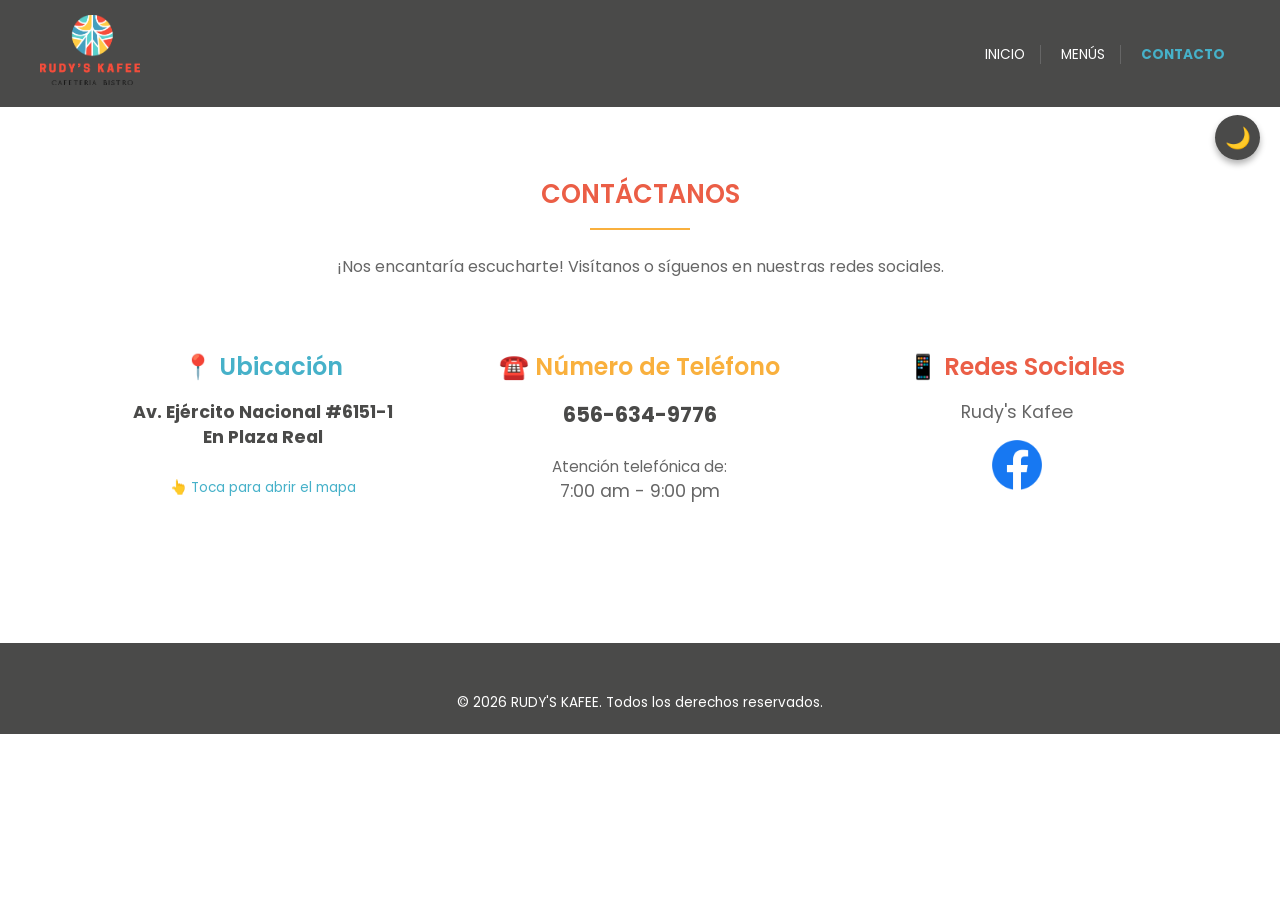
<file: contacto.html>
<!DOCTYPE html>
<html lang="es">
<head>
    <meta charset="UTF-8">
    <meta name="viewport" content="width=device-width, initial-scale=1.0">
    <title>Contacto | Rudy's Kafee</title>
    <link rel="stylesheet" href="style.css?v=13">
    <link href="https://fonts.googleapis.com/css2?family=Poppins:wght@300;400;600;700&display=swap" rel="stylesheet">
</head>
<body>

    <button id="themeToggle" class="theme-toggle" aria-label="Cambiar modo oscuro">🌙</button>

    <header class="header">
        <div class="nav-content">
            <div class="logo-area">
                <a href="index.html"><img src="LogoPNG.png" alt="Rudy's Kafee" class="logo-imagen"></a>
            </div>

            <button class="menu-toggle" id="menuToggle">
                <span></span>
                <span></span>
                <span></span>
            </button>

            <nav class="main-nav" id="mainNav">
                <ul>
                    <li><a href="index.html">Inicio</a></li>
                    <li><a href="index.html">Menús</a></li>
                    <li><a href="contacto.html" style="color: var(--color-turquesa); font-weight: bold;">Contacto</a></li>
                </ul>
            </nav>
        </div>
    </header>

    <main class="main-content">
        <div class="content-container">
            
            <h2 class="section-title" style="text-align: center;">CONTÁCTANOS</h2>
            <hr class="divider" style="margin-left: auto; margin-right: auto; width: 100px;">
            <p style="text-align: center; color: var(--color-desc); margin-bottom: 40px;">¡Nos encantaría escucharte! Visítanos o síguenos en nuestras redes sociales.</p>

            <div class="menu-grid">
                
                <div class="menu-item" style="padding: 30px; text-align: center; align-items: center;">
                    <h3 class="item-name" style="font-size: 1.5rem; color: var(--color-turquesa);">📍 Ubicación</h3>
                    <p class="item-desc" style="font-size: 1.1rem; margin-top: 10px;">
                        
                        <a href="https://www.google.com/maps/search/?api=1&query=Av.+Ejército+Nacional+6151-1,+Plaza+Real" target="_blank" style="color: var(--color-carbon); text-decoration: none; font-weight: bold; transition: color 0.3s ease;">
                            Av. Ejército Nacional #6151-1<br>
                            En Plaza Real 
                        </a><br><br>
                        
                        <span style="font-size: 0.85rem; color: var(--color-turquesa);">👆 Toca para abrir el mapa</span>
                    </p>
                </div>

                <div class="menu-item" style="padding: 30px; text-align: center; align-items: center;">
                    <h3 class="item-name" style="font-size: 1.5rem; color: var(--color-amarillo);">☎️ Número de Teléfono</h3>
                    <p class="item-desc" style="font-size: 1.1rem; margin-top: 10px;">
                        <span style="color: var(--color-carbon); font-weight: bold; font-size: 1.3rem;">656-634-9776</span><br><br>
                        <span style="font-size: 0.95rem; color: var(--color-desc);">Atención telefónica de:</span><br>
                        7:00 am - 9:00 pm
                    </p>
                </div>

                <div class="menu-item" style="padding: 30px; text-align: center; align-items: center;">
                    <h3 class="item-name" style="font-size: 1.5rem; color: var(--color-rojo);">📱 Redes Sociales</h3>
                    <p class="item-desc" style="font-size: 1.1rem; margin-top: 10px; margin-bottom: 15px;">
                        Rudy's Kafee
                    </p>

                    <div style="display: flex; justify-content: center; gap: 15px;">
                        <a href="https://www.facebook.com/profile.php?id=100089935731811" target="_blank" style="transition: transform 0.2s;" onmouseover="this.style.transform='scale(1.1)'" onmouseout="this.style.transform='scale(1)'">
                            <img src="LogoFB.png" alt="Facebook Rudy's Kafee" style="width: 50px; height: 50px; object-fit: contain;">
                        </a>
                    </div>
                </div>

            </div>

        </div>
    </main>

    <footer class="footer">
        <p>© 2026 RUDY'S KAFEE. Todos los derechos reservados.</p>
    </footer>

    <script>
        // Menú Hamburguesa
        const menuToggle = document.getElementById('menuToggle');
        const mainNav = document.getElementById('mainNav');

        menuToggle.addEventListener('click', () => {
            mainNav.classList.toggle('active');
        });

        // Modo Oscuro
        const themeToggle = document.getElementById('themeToggle');
        themeToggle.addEventListener('click', () => {
            document.body.classList.toggle('dark-mode');
            if(document.body.classList.contains('dark-mode')) {
                themeToggle.innerText = '☀️';
            } else {
                themeToggle.innerText = '🌙';
            }
        });
    </script>
</body>
</html>
</body>
</html>
</file>
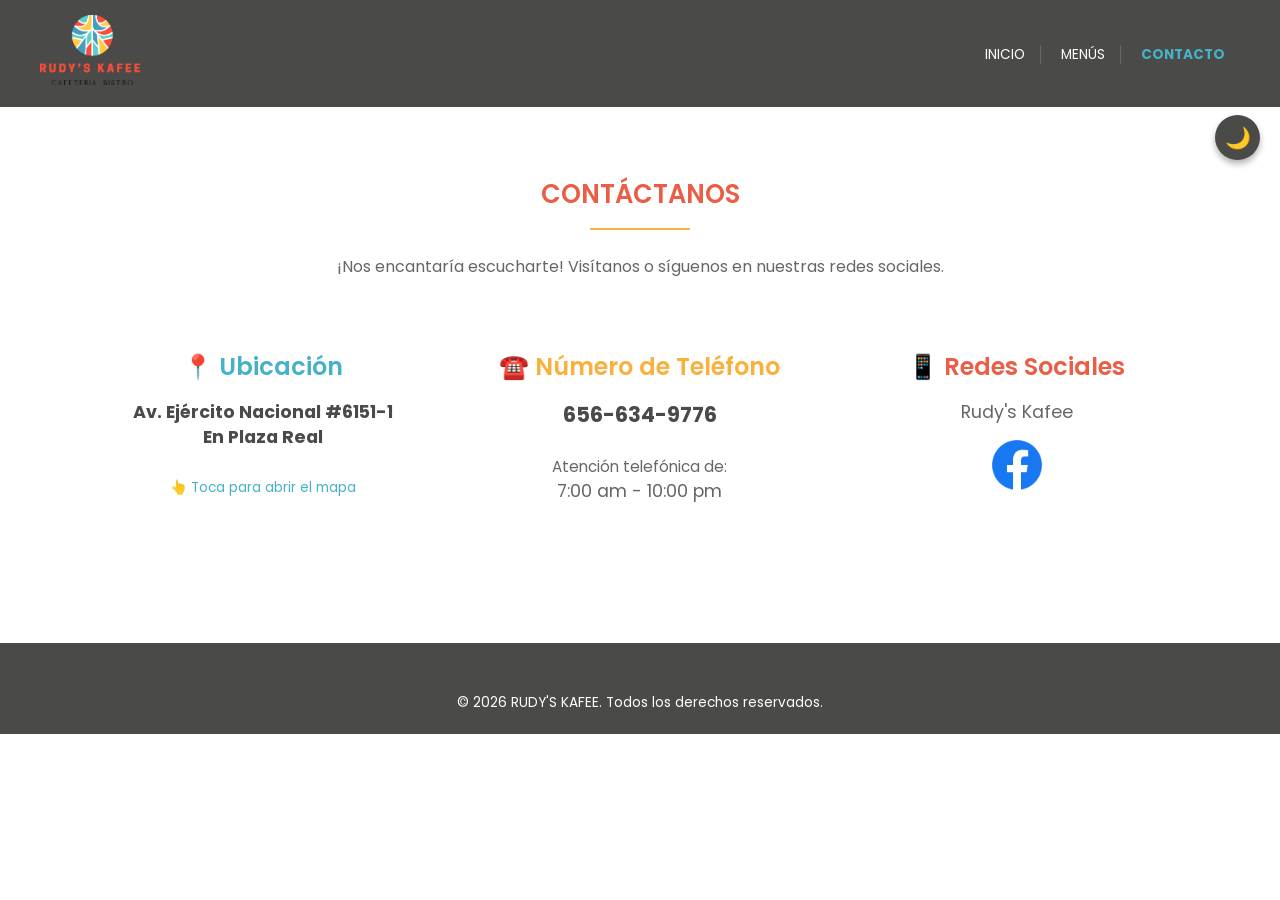
<file: RUDY'S/contacto.html>
<!DOCTYPE html>
<html lang="es">
<head>
    <meta charset="UTF-8">
    <meta name="viewport" content="width=device-width, initial-scale=1.0">
    <title>Contacto | Rudy's Kafee</title>
    <link rel="stylesheet" href="style.css?v=13">
    <link href="https://fonts.googleapis.com/css2?family=Poppins:wght@300;400;600;700&display=swap" rel="stylesheet">
</head>
<body>

    <button id="themeToggle" class="theme-toggle" aria-label="Cambiar modo oscuro">🌙</button>

    <header class="header">
        <div class="nav-content">
            <div class="logo-area">
                <a href="index.html"><img src="LogoPNG.png" alt="Rudy's Kafee" class="logo-imagen"></a>
            </div>

            <button class="menu-toggle" id="menuToggle">
                <span></span>
                <span></span>
                <span></span>
            </button>

            <nav class="main-nav" id="mainNav">
                <ul>
                    <li><a href="index.html">Inicio</a></li>
                    <li><a href="index.html">Menús</a></li>
                    <li><a href="contacto.html" style="color: var(--color-turquesa); font-weight: bold;">Contacto</a></li>
                </ul>
            </nav>
        </div>
    </header>

    <main class="main-content">
        <div class="content-container">
            
            <h2 class="section-title" style="text-align: center;">CONTÁCTANOS</h2>
            <hr class="divider" style="margin-left: auto; margin-right: auto; width: 100px;">
            <p style="text-align: center; color: var(--color-desc); margin-bottom: 40px;">¡Nos encantaría escucharte! Visítanos o síguenos en nuestras redes sociales.</p>

            <div class="menu-grid">
                
                <div class="menu-item" style="padding: 30px; text-align: center; align-items: center;">
                    <h3 class="item-name" style="font-size: 1.5rem; color: var(--color-turquesa);">📍 Ubicación</h3>
                    <p class="item-desc" style="font-size: 1.1rem; margin-top: 10px;">
                        
                        <a href="https://www.google.com/maps/search/?api=1&query=Av.+Ejército+Nacional+6151-1,+Plaza+Real" target="_blank" style="color: var(--color-carbon); text-decoration: none; font-weight: bold; transition: color 0.3s ease;">
                            Av. Ejército Nacional #6151-1<br>
                            En Plaza Real 
                        </a><br><br>
                        
                        <span style="font-size: 0.85rem; color: var(--color-turquesa);">👆 Toca para abrir el mapa</span>
                    </p>
                </div>

                <div class="menu-item" style="padding: 30px; text-align: center; align-items: center;">
                    <h3 class="item-name" style="font-size: 1.5rem; color: var(--color-amarillo);">☎️ Número de Teléfono</h3>
                    <p class="item-desc" style="font-size: 1.1rem; margin-top: 10px;">
                        <span style="color: var(--color-carbon); font-weight: bold; font-size: 1.3rem;">656-634-9776</span><br><br>
                        <span style="font-size: 0.95rem; color: var(--color-desc);">Atención telefónica de:</span><br>
                        7:00 am - 10:00 pm
                    </p>
                </div>

                <div class="menu-item" style="padding: 30px; text-align: center; align-items: center;">
                    <h3 class="item-name" style="font-size: 1.5rem; color: var(--color-rojo);">📱 Redes Sociales</h3>
                    <p class="item-desc" style="font-size: 1.1rem; margin-top: 10px; margin-bottom: 15px;">
                        Rudy's Kafee
                    </p>

                    <div style="display: flex; justify-content: center; gap: 15px;">
                        <a href="https://www.facebook.com/profile.php?id=100089935731811" target="_blank" style="transition: transform 0.2s;" onmouseover="this.style.transform='scale(1.1)'" onmouseout="this.style.transform='scale(1)'">
                            <img src="LogoFB.png" alt="Facebook Rudy's Kafee" style="width: 50px; height: 50px; object-fit: contain;">
                        </a>
                    </div>
                </div>

            </div>

        </div>
    </main>

    <footer class="footer">
        <p>© 2026 RUDY'S KAFEE. Todos los derechos reservados.</p>
    </footer>

    <script>
        // Menú Hamburguesa
        const menuToggle = document.getElementById('menuToggle');
        const mainNav = document.getElementById('mainNav');

        menuToggle.addEventListener('click', () => {
            mainNav.classList.toggle('active');
        });

        // Modo Oscuro
        const themeToggle = document.getElementById('themeToggle');
        themeToggle.addEventListener('click', () => {
            document.body.classList.toggle('dark-mode');
            if(document.body.classList.contains('dark-mode')) {
                themeToggle.innerText = '☀️';
            } else {
                themeToggle.innerText = '🌙';
            }
        });
    </script>
</body>
</html>
</body>
</html>
</file>
<file: style.css>
/* Variables de los colores */
:root {
    --color-rojo: #eb5e46;    
    --color-turquesa: #46b1c9; 
    --color-amarillo: #f9b03d; 
    --color-carbon: #4a4a49;   
    --color-fondo: #ffffff;
    --color-header: #4a4a49;   
    --color-desc: #666666;     
    --color-caja: #e0e0e0;     
    --font-main: 'Poppins', sans-serif;
}

/* Variables tema de las bebidas */
body.theme-bebidas {
    --color-rojo: #5c4033;     
    --color-turquesa: #7b9e87; 
    --color-amarillo: #d4a373; 
}

/* Tema oscuro */
body.dark-mode {
    --color-fondo: #242424;   
    --color-carbon: #f5f5f5;  
    --color-header: #1a1a1a;  
    --color-desc: #aaaaaa;    
    --color-caja: #333333;    
}

body.dark-mode.theme-bebidas {
    --color-rojo: #e6b981; 
}

* {
    margin: 0;
    padding: 0;
    box-sizing: border-box;
}

body {
    font-family: var(--font-main);
    background-color: var(--color-fondo);
    color: var(--color-carbon);
    line-height: 1.5;
    transition: background-color 0.4s ease, color 0.4s ease;
}

/* Header y manu */
.header {
    background-color: var(--color-header);
    padding: 15px 20px;
    position: fixed;
    top: 0;
    left: 0;
    width: 100%;
    z-index: 1000;
    transition: background-color 0.4s ease;
}

.nav-content {
    display: flex;
    justify-content: space-between; 
    align-items: center;
    max-width: 1200px;
    margin: 0 auto;
}

.logo-area {
    display: flex;
    align-items: center;
}

.logo-imagen {
    height: 70px; 
    width: auto;
    object-fit: contain;
}

/* Boton del modo oscuro */
.theme-toggle {
    position: fixed;
    top: 115px; 
    right: 20px; 
    background-color: var(--color-carbon);
    color: var(--color-fondo);
    border: none;
    border-radius: 50%;
    width: 45px;
    height: 45px;
    font-size: 1.3rem;
    cursor: pointer;
    z-index: 999;
    box-shadow: 0 4px 6px rgba(0,0,0,0.3);
    display: flex;
    align-items: center;
    justify-content: center;
    transition: transform 0.3s ease, background-color 0.4s ease, color 0.4s ease;
}

.theme-toggle:hover {
    transform: scale(1.1);
}

/* Estilo del boton de Hamburguesa */
.menu-toggle {
    display: none; 
    flex-direction: column;
    justify-content: space-between;
    width: 30px;
    height: 22px;
    background: transparent;
    border: none;
    cursor: pointer;
    padding: 0;
    z-index: 1001;
}

.menu-toggle span {
    width: 100%;
    height: 3px;
    background-color: white;
    border-radius: 2px;
    transition: all 0.3s ease;
}

/* Estilo en escritorio */
.main-nav ul {
    list-style: none;
    display: flex;
    gap: 20px;
}

.main-nav a {
    text-decoration: none;
    color: #ffffff;
    font-size: 0.85rem;
    text-transform: uppercase;
    padding-right: 15px;
    border-right: 1px solid #666;
}

.main-nav li:last-child a {
    border-right: none;
}

/* Contenido */
.main-content {
    margin-top: 120px; 
    padding: 40px 20px;
}

.content-container {
    max-width: 1100px;
    margin: 0 auto;
}

/* pestanas*/
.tabs-container {
    display: flex;
    justify-content: center;
    gap: 15px;
    margin-bottom: 30px;
}

.tab-btn {
    background-color: transparent;
    color: var(--color-carbon);
    border: 2px solid var(--color-turquesa);
    padding: 10px 30px;
    font-size: 1rem;
    font-weight: 600;
    font-family: var(--font-main);
    cursor: pointer;
    border-radius: 25px;
    transition: all 0.4s ease; 
    text-transform: uppercase;
    width: 150px;
}

.tab-btn.active {
    background-color: var(--color-turquesa);
    color: white;
}

.tab-content {
    display: none; 
    animation: fadeIn 0.4s ease-in-out;
}

.tab-content.active {
    display: block; 
}

@keyframes fadeIn {
    from { opacity: 0; transform: translateY(10px); }
    to { opacity: 1; transform: translateY(0); }
}

/* Titulos */
.section-title {
    font-size: 1.6rem;
    font-weight: 600;
    margin-top: 15px; 
    margin-bottom: 5px;
    color: var(--color-rojo); 
    transition: color 0.4s ease; 
}

.sub-section-title {
    font-size: 1.2rem;
    font-weight: 600;
    color: var(--color-carbon);
    margin-top: 25px;
    margin-bottom: 15px;
    border-left: 4px solid var(--color-amarillo);
    padding-left: 10px;
    transition: border-color 0.4s ease, color 0.4s ease; 
}

.divider {
    border: none;
    border-top: 2px solid var(--color-amarillo); 
    margin: 15px 0 25px 0;
    transition: border-color 0.4s ease; 
}

.category-spacing {
    height: 35px; 
    width: 100%;
    display: block;
}

/* Cuadros para las imagenes del menu */
.menu-grid {
    display: grid;
    grid-template-columns: repeat(2, 1fr); 
    gap: 15px;
}

@media (min-width: 768px) {
    .menu-grid { gap: 30px; }
}
@media (min-width: 1024px) {
    .menu-grid { grid-template-columns: repeat(3, 1fr); }
}

.menu-item {
    display: flex;
    flex-direction: column;
    transition: transform 0.3s ease;
}

.menu-item:hover {
    transform: translateY(-8px);
}

.item-image-wrapper {
    width: 100%;
    aspect-ratio: 1 / 1;
    overflow: hidden;
    margin-bottom: 10px;
    background-color: var(--color-caja); 
    border-bottom: 4px solid var(--color-amarillo); 
    position: relative; 
    display: flex;
    align-items: center;
    justify-content: center;
    transition: border-color 0.4s ease, background-color 0.4s ease; 
}

.item-image-wrapper > img {
    width: 100%;
    height: 100%;
    object-fit: cover;
}

.item-text-wrapper {
    text-align: left;
}

.item-name {
    font-size: 0.95rem; 
    font-weight: 600;
    color: var(--color-carbon);
    margin-bottom: 5px;
    transition: color 0.4s ease;
}

.item-desc {
    font-size: 0.75rem; 
    color: var(--color-desc);
    margin-bottom: 8px;
    line-height: 1.3;
    transition: color 0.4s ease;
}

.item-price {
    font-size: 1rem;
    font-weight: 600;
    color: var(--color-rojo); 
    transition: color 0.4s ease; 
}

@media (min-width: 768px) {
    .item-name { font-size: 1.1rem; }
    .item-desc { font-size: 0.9rem; margin-bottom: 10px; line-height: 1.4; }
    .item-price { font-size: 1.1rem; }
}

.footer {
    background-color: var(--color-header);
    color: #fff;
    text-align: center;
    padding: 30px;
    margin-top: 50px;
    font-size: 0.85rem;
    transition: background-color 0.4s ease;
}

/*Footer*/
.footer {
    background-color: var(--color-header);
    color: #fff;
    padding: 50px 20px 20px 20px; 
    margin-top: 60px;
    font-family: var(--font-main);
    transition: background-color 0.4s ease;
}

.footer-container {
    max-width: 1000px;
    margin: 0 auto;
    display: grid;
    grid-template-columns: repeat(3, 1fr); 
    gap: 30px;
    text-align: left;
}

.footer-column {
    display: flex;
    flex-direction: column;
}

.footer-title {
    color: var(--color-amarillo); 
    font-size: 1.1rem;
    margin-bottom: 12px;
    font-weight: 600;
}

.footer-text {
    font-size: 0.95rem;
    color: #cccccc; 
    margin-bottom: 6px;
    line-height: 1.4;
}

.footer-socials {
    display: flex;
    gap: 15px;
    margin-top: 8px;
}

.footer-socials img {
    width: 32px;
    height: 32px;
    object-fit: contain;
    transition: transform 0.3s ease;
}

.footer-socials img:hover {
    transform: scale(1.15); 
}

.footer-bottom {
    text-align: center;
    margin-top: 50px;
    padding-top: 20px;
    border-top: 1px solid #666; 
    font-size: 0.85rem;
    color: #999999;
}

/* Ajuste para celular */
@media (max-width: 768px) {
    .footer-container {
        grid-template-columns: 1fr; 
        text-align: center;
        gap: 25px;
    }
    .footer-socials {
        justify-content: center;
    }
}
/* Ajsutes del estilo del celular */
@media (max-width: 768px) {
    .menu-toggle { display: flex; }

    .main-nav {
        display: none; 
        position: absolute;
        top: 100%; 
        left: 0;
        width: 100%;
        background-color: var(--color-header);
        padding: 20px 0;
        box-shadow: 0 4px 6px rgba(0,0,0,0.3);
    }

    .main-nav.active { display: block; }

    .main-nav ul {
        flex-direction: column; 
        align-items: center;
        gap: 15px;
    }

    .main-nav a {
        border-right: none; 
        padding-right: 0;
        font-size: 1.1rem;
    }

    .section-title { font-size: 1.3rem; }
}

/* Animacion de transiciones de las imagenes de los platillos que tienen mas de una presentacion */
.mini-carrusel {
    position: absolute;
    top: 0;
    left: 0;
    width: 100%;
    height: 100%;
}

.mini-carrusel img {
    position: absolute;
    top: 0;
    left: 0;
    width: 100%;
    height: 100%;
    object-fit: cover;
    opacity: 0; 
    animation: desvanecer 9s infinite; 
}

.mini-carrusel .slide-0 { animation-delay: 0s; }
.mini-carrusel .slide-1 { animation-delay: 3s; }
.mini-carrusel .slide-2 { animation-delay: 6s; }

@keyframes desvanecer {
    0%   { opacity: 0; }
    10%  { opacity: 1; } 
    33%  { opacity: 1; } 
    43%  { opacity: 0; } 
    100% { opacity: 0; } 
}

.extras-container {
    max-width: 600px; 
    margin: 0 auto;
}

.extra-item {
    display: flex;
    justify-content: space-between;
    align-items: center;
    padding: 15px 15px;
    border-bottom: 2px dotted var(--color-desc);
    transition: background-color 0.3s ease, transform 0.2s ease;
    border-radius: 8px;
    margin-bottom: 5px;
}

.extra-item:hover {
    background-color: var(--color-caja);
    transform: translateX(5px); 
}

.extra-name {
    font-size: 1.1rem;
    font-weight: 600;
    color: var(--color-carbon);
    transition: color 0.4s ease;
}

.extra-price {
    font-size: 1.1rem;
    font-weight: 700;
    color: var(--color-rojo);
    transition: color 0.4s ease;
}
/* Ajuste botones para el celular */
@media (max-width: 768px) {
    .tabs-container {
        gap: 8px; 
        padding: 0 10px; 
    }
    .tab-btn {
        width: auto; 
        flex: 1; 
        padding: 8px 5px; 
        font-size: 0.8rem; 
    }
}
</file>
<file: RUDY'S/style.css>
/* Variables de los colores */
:root {
    --color-rojo: #eb5e46;    
    --color-turquesa: #46b1c9; 
    --color-amarillo: #f9b03d; 
    --color-carbon: #4a4a49;   
    --color-fondo: #ffffff;
    --color-header: #4a4a49;   
    --color-desc: #666666;     
    --color-caja: #e0e0e0;     
    --font-main: 'Poppins', sans-serif;
}

/* Variables tema de las bebidas */
body.theme-bebidas {
    --color-rojo: #5c4033;     
    --color-turquesa: #7b9e87; 
    --color-amarillo: #d4a373; 
}

/* Tema oscuro */
body.dark-mode {
    --color-fondo: #242424;   
    --color-carbon: #f5f5f5;  
    --color-header: #1a1a1a;  
    --color-desc: #aaaaaa;    
    --color-caja: #333333;    
}

body.dark-mode.theme-bebidas {
    --color-rojo: #e6b981; 
}

* {
    margin: 0;
    padding: 0;
    box-sizing: border-box;
}

body {
    font-family: var(--font-main);
    background-color: var(--color-fondo);
    color: var(--color-carbon);
    line-height: 1.5;
    transition: background-color 0.4s ease, color 0.4s ease;
}

/* Header y manu */
.header {
    background-color: var(--color-header);
    padding: 15px 20px;
    position: fixed;
    top: 0;
    left: 0;
    width: 100%;
    z-index: 1000;
    transition: background-color 0.4s ease;
}

.nav-content {
    display: flex;
    justify-content: space-between; 
    align-items: center;
    max-width: 1200px;
    margin: 0 auto;
}

.logo-area {
    display: flex;
    align-items: center;
}

.logo-imagen {
    height: 70px; 
    width: auto;
    object-fit: contain;
}

/* Boton del modo oscuro */
.theme-toggle {
    position: fixed;
    top: 115px; 
    right: 20px; 
    background-color: var(--color-carbon);
    color: var(--color-fondo);
    border: none;
    border-radius: 50%;
    width: 45px;
    height: 45px;
    font-size: 1.3rem;
    cursor: pointer;
    z-index: 999;
    box-shadow: 0 4px 6px rgba(0,0,0,0.3);
    display: flex;
    align-items: center;
    justify-content: center;
    transition: transform 0.3s ease, background-color 0.4s ease, color 0.4s ease;
}

.theme-toggle:hover {
    transform: scale(1.1);
}

/* Estilo del boton de Hamburguesa */
.menu-toggle {
    display: none; 
    flex-direction: column;
    justify-content: space-between;
    width: 30px;
    height: 22px;
    background: transparent;
    border: none;
    cursor: pointer;
    padding: 0;
    z-index: 1001;
}

.menu-toggle span {
    width: 100%;
    height: 3px;
    background-color: white;
    border-radius: 2px;
    transition: all 0.3s ease;
}

/* Estilo en escritorio */
.main-nav ul {
    list-style: none;
    display: flex;
    gap: 20px;
}

.main-nav a {
    text-decoration: none;
    color: #ffffff;
    font-size: 0.85rem;
    text-transform: uppercase;
    padding-right: 15px;
    border-right: 1px solid #666;
}

.main-nav li:last-child a {
    border-right: none;
}

/* Contenido */
.main-content {
    margin-top: 120px; 
    padding: 40px 20px;
}

.content-container {
    max-width: 1100px;
    margin: 0 auto;
}

/* pestanas*/
.tabs-container {
    display: flex;
    justify-content: center;
    gap: 15px;
    margin-bottom: 30px;
}

.tab-btn {
    background-color: transparent;
    color: var(--color-carbon);
    border: 2px solid var(--color-turquesa);
    padding: 10px 30px;
    font-size: 1rem;
    font-weight: 600;
    font-family: var(--font-main);
    cursor: pointer;
    border-radius: 25px;
    transition: all 0.4s ease; 
    text-transform: uppercase;
    width: 150px;
}

.tab-btn.active {
    background-color: var(--color-turquesa);
    color: white;
}

.tab-content {
    display: none; 
    animation: fadeIn 0.4s ease-in-out;
}

.tab-content.active {
    display: block; 
}

@keyframes fadeIn {
    from { opacity: 0; transform: translateY(10px); }
    to { opacity: 1; transform: translateY(0); }
}

/* Titulos */
.section-title {
    font-size: 1.6rem;
    font-weight: 600;
    margin-top: 15px; 
    margin-bottom: 5px;
    color: var(--color-rojo); 
    transition: color 0.4s ease; 
}

.sub-section-title {
    font-size: 1.2rem;
    font-weight: 600;
    color: var(--color-carbon);
    margin-top: 25px;
    margin-bottom: 15px;
    border-left: 4px solid var(--color-amarillo);
    padding-left: 10px;
    transition: border-color 0.4s ease, color 0.4s ease; 
}

.divider {
    border: none;
    border-top: 2px solid var(--color-amarillo); 
    margin: 15px 0 25px 0;
    transition: border-color 0.4s ease; 
}

.category-spacing {
    height: 35px; 
    width: 100%;
    display: block;
}

/* Cuadros para las imagenes del menu */
.menu-grid {
    display: grid;
    grid-template-columns: repeat(2, 1fr); 
    gap: 15px;
}

@media (min-width: 768px) {
    .menu-grid { gap: 30px; }
}
@media (min-width: 1024px) {
    .menu-grid { grid-template-columns: repeat(3, 1fr); }
}

.menu-item {
    display: flex;
    flex-direction: column;
    transition: transform 0.3s ease;
}

.menu-item:hover {
    transform: translateY(-8px);
}

.item-image-wrapper {
    width: 100%;
    aspect-ratio: 1 / 1;
    overflow: hidden;
    margin-bottom: 10px;
    background-color: var(--color-caja); 
    border-bottom: 4px solid var(--color-amarillo); 
    position: relative; 
    display: flex;
    align-items: center;
    justify-content: center;
    transition: border-color 0.4s ease, background-color 0.4s ease; 
}

.item-image-wrapper > img {
    width: 100%;
    height: 100%;
    object-fit: cover;
}

.item-text-wrapper {
    text-align: left;
}

.item-name {
    font-size: 0.95rem; 
    font-weight: 600;
    color: var(--color-carbon);
    margin-bottom: 5px;
    transition: color 0.4s ease;
}

.item-desc {
    font-size: 0.75rem; 
    color: var(--color-desc);
    margin-bottom: 8px;
    line-height: 1.3;
    transition: color 0.4s ease;
}

.item-price {
    font-size: 1rem;
    font-weight: 600;
    color: var(--color-rojo); 
    transition: color 0.4s ease; 
}

@media (min-width: 768px) {
    .item-name { font-size: 1.1rem; }
    .item-desc { font-size: 0.9rem; margin-bottom: 10px; line-height: 1.4; }
    .item-price { font-size: 1.1rem; }
}

.footer {
    background-color: var(--color-header);
    color: #fff;
    text-align: center;
    padding: 30px;
    margin-top: 50px;
    font-size: 0.85rem;
    transition: background-color 0.4s ease;
}

/*Footer*/
.footer {
    background-color: var(--color-header);
    color: #fff;
    padding: 50px 20px 20px 20px; 
    margin-top: 60px;
    font-family: var(--font-main);
    transition: background-color 0.4s ease;
}

.footer-container {
    max-width: 1000px;
    margin: 0 auto;
    display: grid;
    grid-template-columns: repeat(3, 1fr); 
    gap: 30px;
    text-align: left;
}

.footer-column {
    display: flex;
    flex-direction: column;
}

.footer-title {
    color: var(--color-amarillo); 
    font-size: 1.1rem;
    margin-bottom: 12px;
    font-weight: 600;
}

.footer-text {
    font-size: 0.95rem;
    color: #cccccc; 
    margin-bottom: 6px;
    line-height: 1.4;
}

.footer-socials {
    display: flex;
    gap: 15px;
    margin-top: 8px;
}

.footer-socials img {
    width: 32px;
    height: 32px;
    object-fit: contain;
    transition: transform 0.3s ease;
}

.footer-socials img:hover {
    transform: scale(1.15); 
}

.footer-bottom {
    text-align: center;
    margin-top: 50px;
    padding-top: 20px;
    border-top: 1px solid #666; 
    font-size: 0.85rem;
    color: #999999;
}

/* Ajuste para celular */
@media (max-width: 768px) {
    .footer-container {
        grid-template-columns: 1fr; 
        text-align: center;
        gap: 25px;
    }
    .footer-socials {
        justify-content: center;
    }
}
/* Ajsutes del estilo del celular */
@media (max-width: 768px) {
    .menu-toggle { display: flex; }

    .main-nav {
        display: none; 
        position: absolute;
        top: 100%; 
        left: 0;
        width: 100%;
        background-color: var(--color-header);
        padding: 20px 0;
        box-shadow: 0 4px 6px rgba(0,0,0,0.3);
    }

    .main-nav.active { display: block; }

    .main-nav ul {
        flex-direction: column; 
        align-items: center;
        gap: 15px;
    }

    .main-nav a {
        border-right: none; 
        padding-right: 0;
        font-size: 1.1rem;
    }

    .section-title { font-size: 1.3rem; }
}

/* Animacion de transiciones de las imagenes de los platillos que tienen mas de una presentacion */
.mini-carrusel {
    position: absolute;
    top: 0;
    left: 0;
    width: 100%;
    height: 100%;
}

.mini-carrusel img {
    position: absolute;
    top: 0;
    left: 0;
    width: 100%;
    height: 100%;
    object-fit: cover;
    opacity: 0; 
    animation: desvanecer 9s infinite; 
}

.mini-carrusel .slide-0 { animation-delay: 0s; }
.mini-carrusel .slide-1 { animation-delay: 3s; }
.mini-carrusel .slide-2 { animation-delay: 6s; }

@keyframes desvanecer {
    0%   { opacity: 0; }
    10%  { opacity: 1; } 
    33%  { opacity: 1; } 
    43%  { opacity: 0; } 
    100% { opacity: 0; } 
}

.extras-container {
    max-width: 600px; 
    margin: 0 auto;
}

.extra-item {
    display: flex;
    justify-content: space-between;
    align-items: center;
    padding: 15px 15px;
    border-bottom: 2px dotted var(--color-desc);
    transition: background-color 0.3s ease, transform 0.2s ease;
    border-radius: 8px;
    margin-bottom: 5px;
}

.extra-item:hover {
    background-color: var(--color-caja);
    transform: translateX(5px); 
}

.extra-name {
    font-size: 1.1rem;
    font-weight: 600;
    color: var(--color-carbon);
    transition: color 0.4s ease;
}

.extra-price {
    font-size: 1.1rem;
    font-weight: 700;
    color: var(--color-rojo);
    transition: color 0.4s ease;
}
/* Ajuste botones para el celular */
@media (max-width: 768px) {
    .tabs-container {
        gap: 8px; 
        padding: 0 10px; 
    }
    .tab-btn {
        width: auto; 
        flex: 1; 
        padding: 8px 5px; 
        font-size: 0.8rem; 
    }
}
</file>
